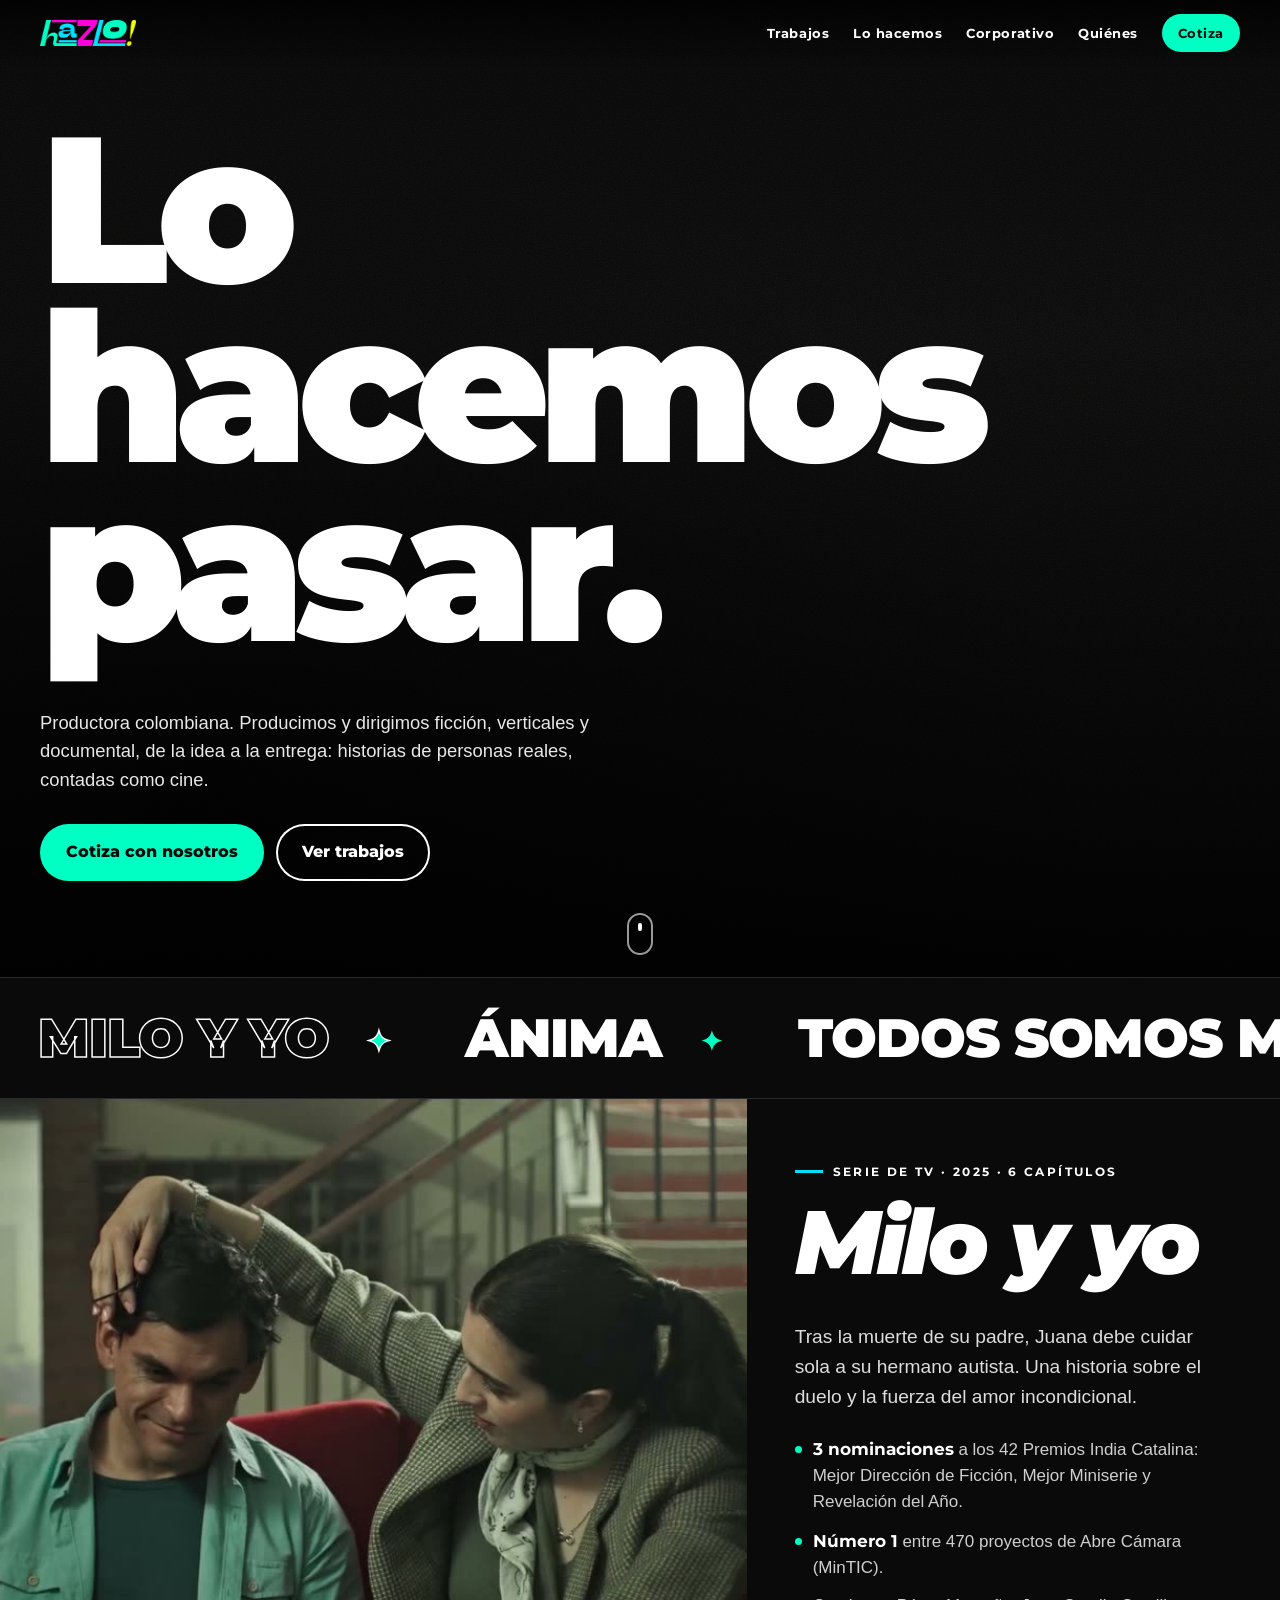
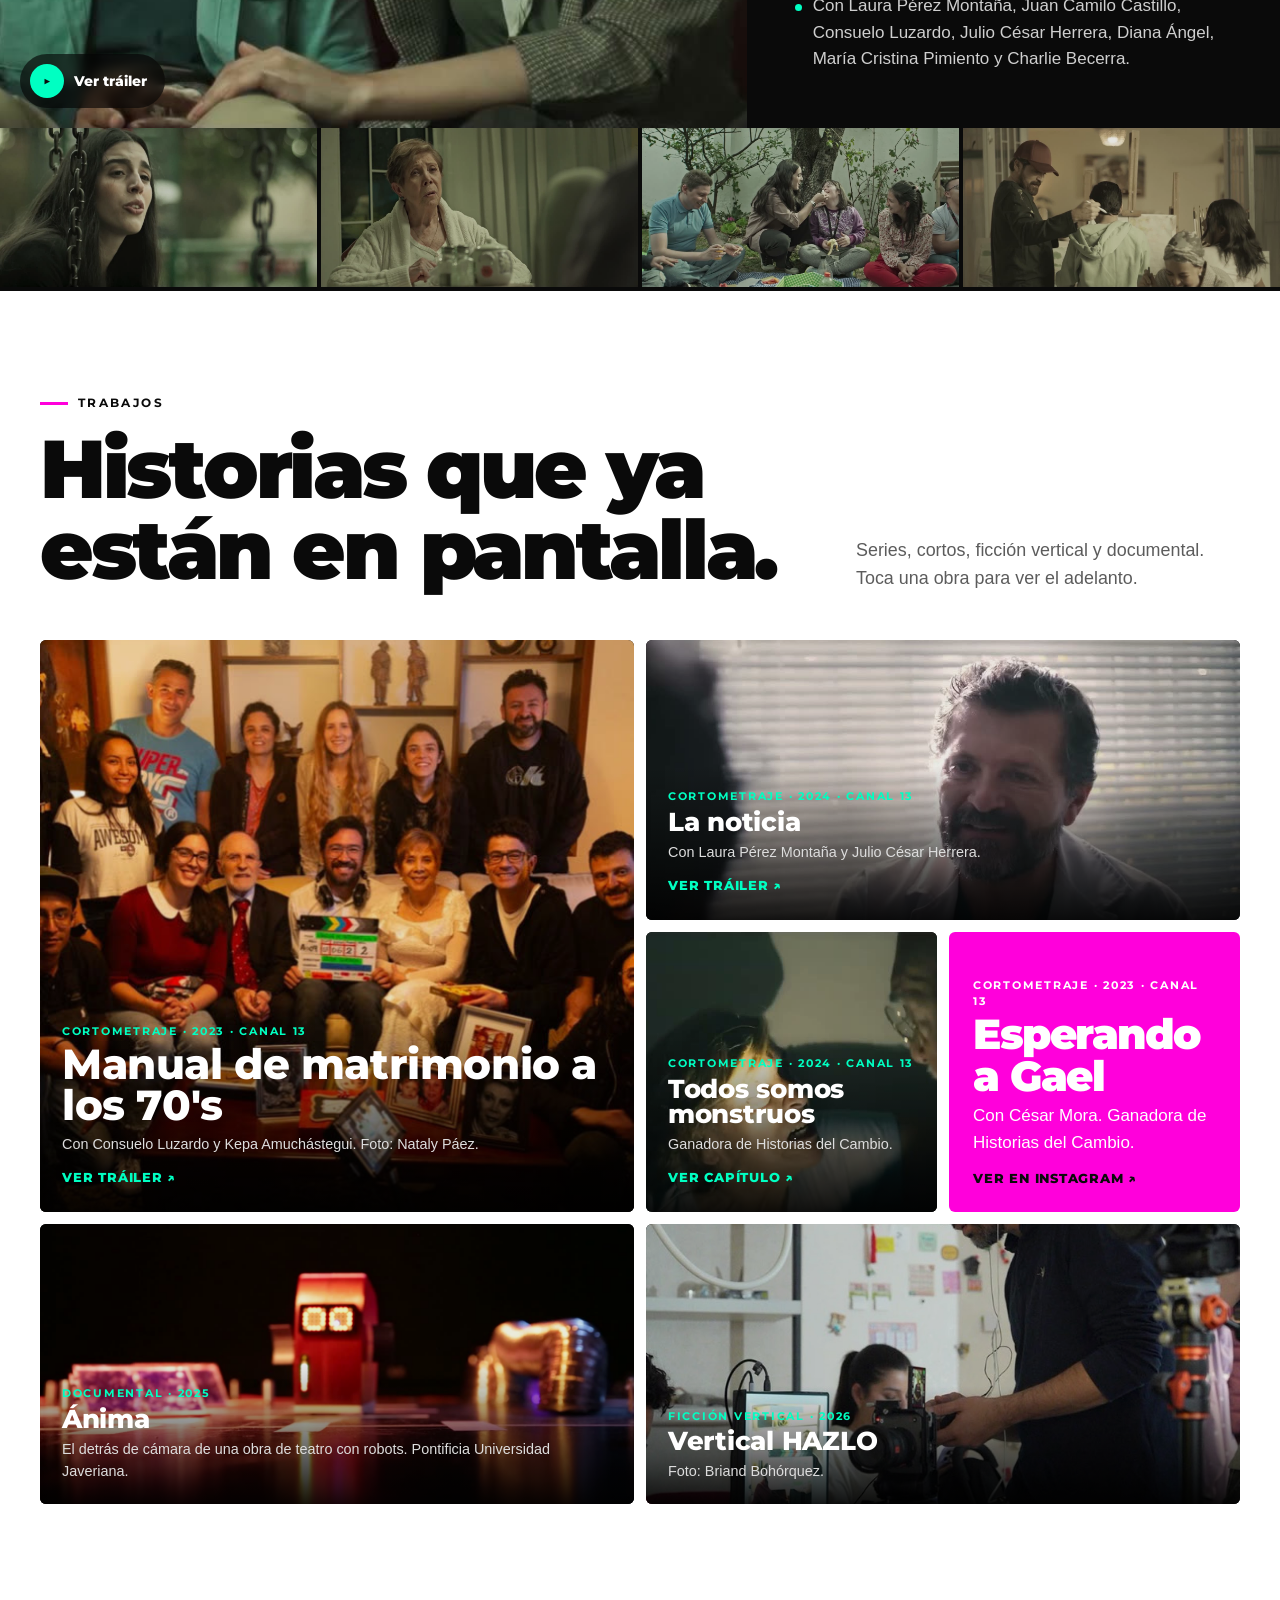
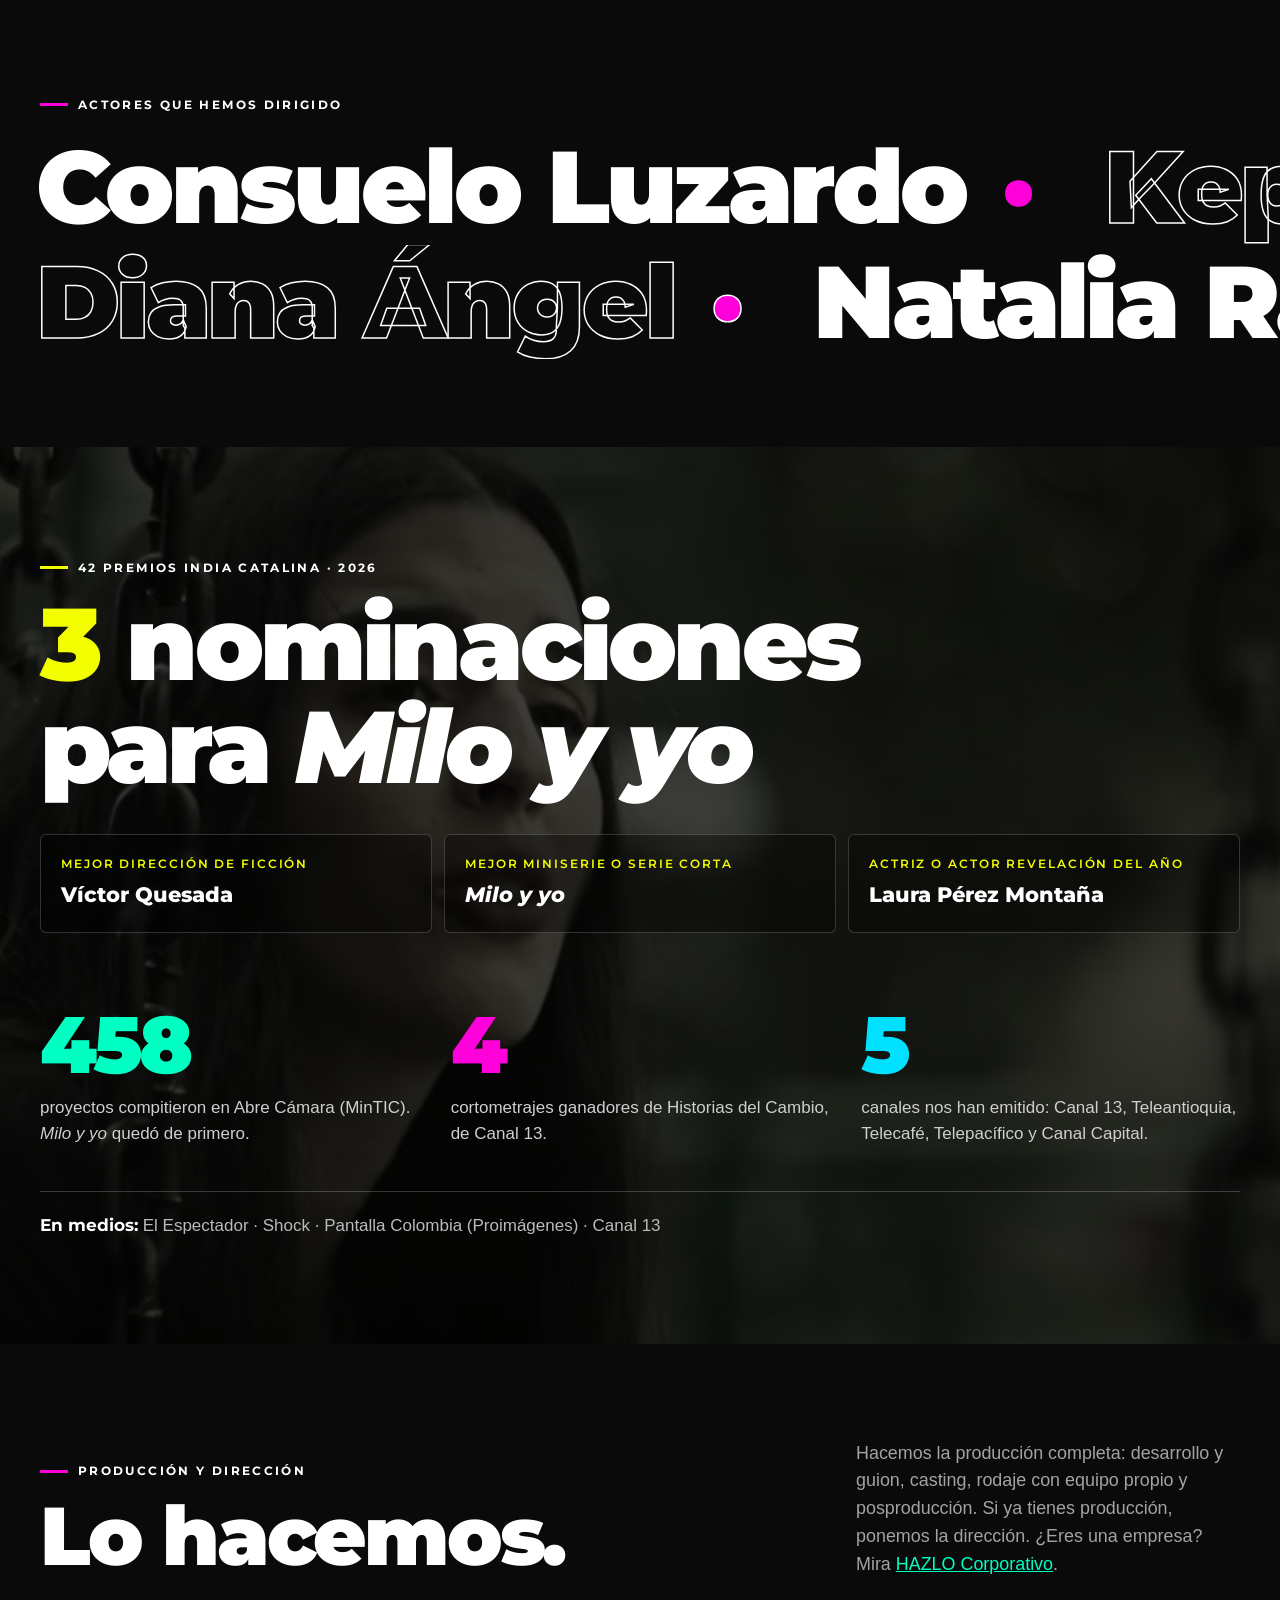
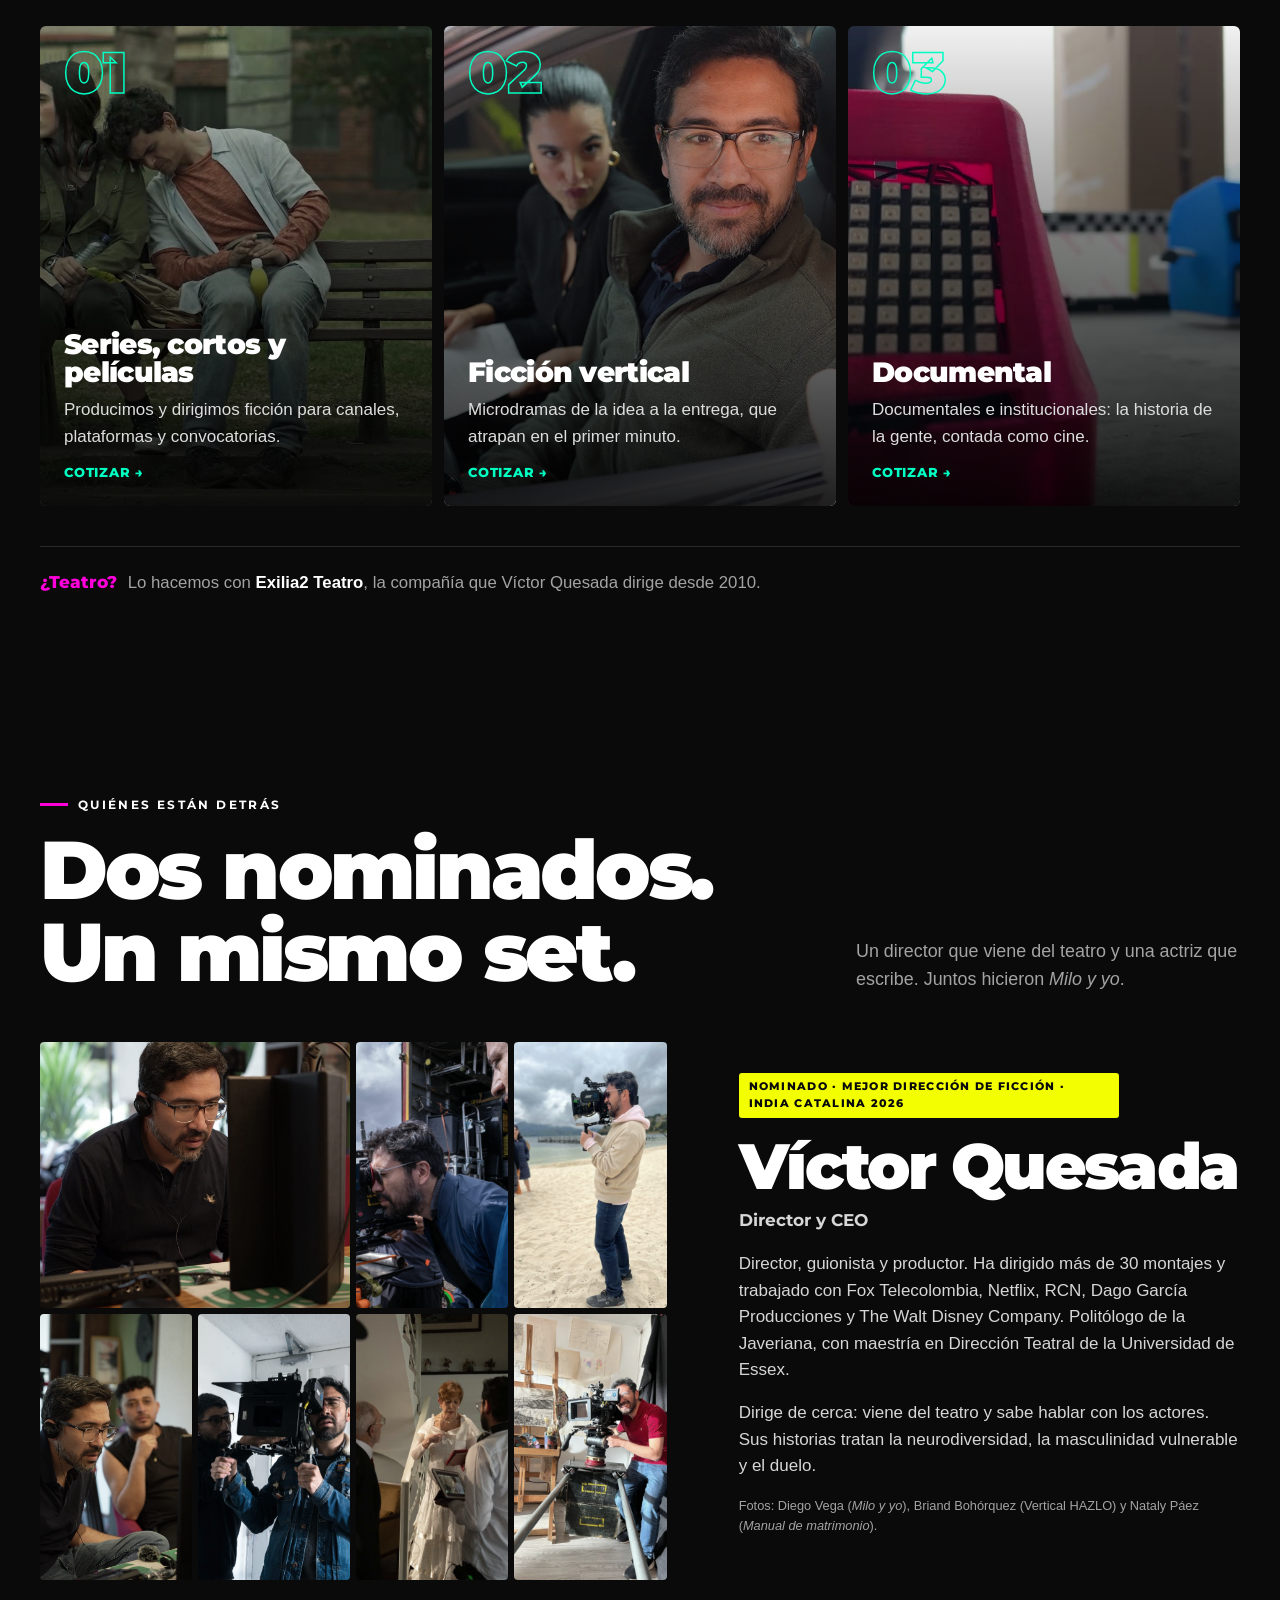
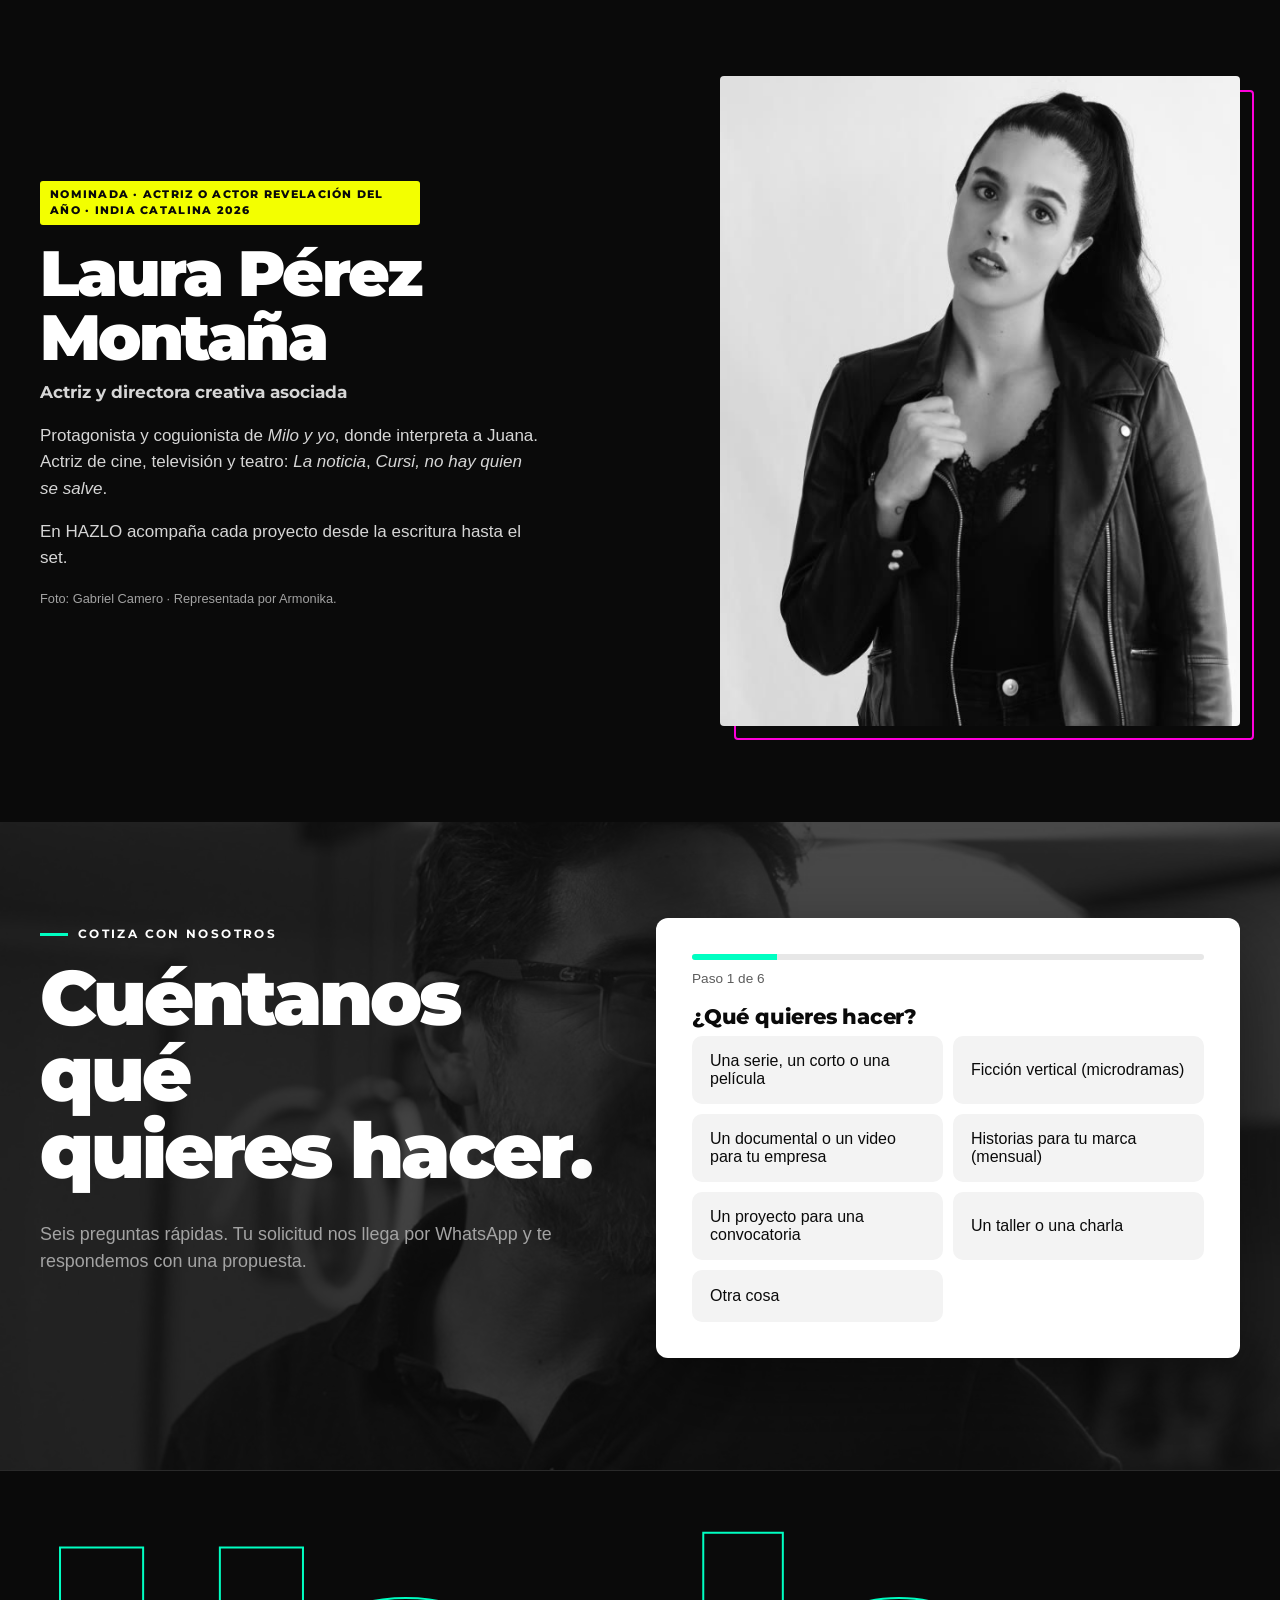
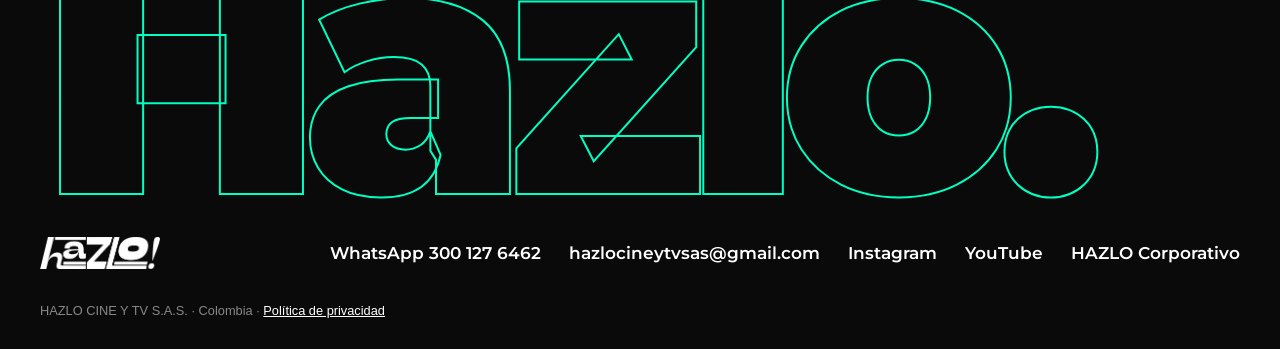
<file: index.html>
<!doctype html>
<html lang="es">
<head>
  <meta charset="utf-8">
  <meta name="viewport" content="width=device-width, initial-scale=1">
  <title>HAZLO · Productora de cine y televisión</title>
  <meta name="description" content="HAZLO es una productora colombiana. Dirigimos ficción, verticales, documental y teatro. Milo y yo: tres nominaciones a los Premios India Catalina 2026.">
  <meta property="og:title" content="HAZLO · Lo hacemos pasar.">
  <meta property="og:description" content="Productora colombiana de cine y televisión. Cine que transforma. Historias que sanan.">
  <meta property="og:image" content="img/milo-banco.jpg">
  <meta name="theme-color" content="#0A0A0A">
  <link rel="icon" href="img/logo-color.png">
  <link rel="preconnect" href="https://fonts.googleapis.com">
  <link rel="preconnect" href="https://fonts.gstatic.com" crossorigin>
  <link href="https://fonts.googleapis.com/css2?family=Montserrat:ital,wght@0,500;0,600;0,700;0,800;0,900;1,800;1,900&display=swap" rel="stylesheet">
  <link rel="stylesheet" href="estilos.css?v=5">
  <script src="cotizador.js?v=5" defer></script>
  <script src="efectos.js?v=5" defer></script>
</head>
<body>

<header class="barra">
  <a href="#inicio" class="barra-logo"><img src="img/logo-color.png" alt="HAZLO" width="110" height="30"></a>
  <nav aria-label="Principal">
    <a href="#trabajos">Trabajos</a>
    <a href="#lo-hacemos">Lo hacemos</a>
    <a href="corporativo.html">Corporativo</a>
    <a href="#quienes">Quiénes</a>
    <a href="#cotiza" class="barra-cta">Cotiza</a>
  </nav>
</header>

<main>

<!-- PORTADA -->
<section id="inicio" class="portada">
  <div class="portada-slides" aria-hidden="true">
    <div style="background-image:url('img/milo-banco.jpg')"></div>
    <div style="background-image:url('img/set-2.jpg')"></div>
    <div style="background-image:url('img/manual-dirigiendo.jpg')"></div>
    <div style="background-image:url('img/noticia.jpg')"></div>
    <div style="background-image:url('img/anima.jpg')"></div>
    <div style="background-image:url('img/vertical-lab.jpg')"></div>
  </div>
  <div class="grano" aria-hidden="true"></div>
  <div class="portada-contenido">
    <h1><span class="linea">Lo hacemos</span><span class="linea">pasar.</span></h1>
    <p class="portada-texto">Productora colombiana. Producimos y dirigimos ficción, verticales y documental, de la idea a la entrega: historias de personas reales, contadas como cine.</p>
    <div class="portada-botones">
      <a href="#cotiza" class="boton boton-principal">Cotiza con nosotros</a>
      <a href="#trabajos" class="boton boton-secundario">Ver trabajos</a>
    </div>
  </div>
  <a href="#trabajos" class="portada-bajar" aria-label="Bajar"><span></span></a>
</section>

<!-- CINTA DE TÍTULOS -->
<div class="cinta" aria-label="Algunos de nuestros trabajos">
  <div class="cinta-pista">
    <span>Milo y yo</span><span>Ánima</span><span>Todos somos monstruos</span><span>La noticia</span><span>Manual de matrimonio a los 70's</span><span>Esperando a Gael</span><span>Vertical HAZLO</span>
    <span aria-hidden="true">Milo y yo</span><span aria-hidden="true">Ánima</span><span aria-hidden="true">Todos somos monstruos</span><span aria-hidden="true">La noticia</span><span aria-hidden="true">Manual de matrimonio a los 70's</span><span aria-hidden="true">Esperando a Gael</span><span aria-hidden="true">Vertical HAZLO</span>
  </div>
</div>

<!-- DESTACADO: MILO Y YO -->
<section class="destacado">
  <figure class="destacado-imagen revelar">
    <img src="img/milo-y-yo.jpg" alt="Juana y Milo en el sofá, fotograma de Milo y yo" loading="lazy" width="1200" height="600">
    <a class="play" href="https://www.youtube.com/watch?v=v_jtQocXkQE" target="_blank" rel="noopener"><span>▶</span> Ver tráiler</a>
  </figure>
  <div class="destacado-texto revelar">
    <p class="etiqueta">Serie de TV · 2025 · 6 capítulos</p>
    <h2><em>Milo y yo</em></h2>
    <p class="destacado-logline">Tras la muerte de su padre, Juana debe cuidar sola a su hermano autista. Una historia sobre el duelo y la fuerza del amor incondicional.</p>
    <ul class="destacado-datos">
      <li><strong>3 nominaciones</strong> a los 42 Premios India Catalina: Mejor Dirección de Ficción, Mejor Miniserie y Revelación del Año.</li>
      <li><strong>Número 1</strong> entre 470 proyectos de Abre Cámara (MinTIC).</li>
      <li>Con Laura Pérez Montaña, Juan Camilo Castillo, Consuelo Luzardo, Julio César Herrera, Diana Ángel, María Cristina Pimiento y Charlie Becerra.</li>
    </ul>
  </div>
  <div class="tira">
    <img src="img/milo-columpio.jpg" alt="Juana en el columpio" loading="lazy" width="1200" height="600">
    <img src="img/milo-teresa.jpg" alt="Teresa en la cocina" loading="lazy" width="1200" height="600">
    <img src="img/milo-jardin.jpg" alt="Pícnic en el jardín" loading="lazy" width="1200" height="600">
    <img src="img/milo-pintor.jpg" alt="Milo pintando" loading="lazy" width="1200" height="600">
  </div>
</section>

<!-- TRABAJOS -->
<section id="trabajos" class="claro">
  <div class="seccion">
    <div class="encabezado encabezado-doble">
      <div>
        <p class="etiqueta">Trabajos</p>
        <h2 class="revelar">Historias que ya<br>están en pantalla.</h2>
      </div>
      <p class="intro revelar">Series, cortos, ficción vertical y documental. Toca una obra para ver el adelanto.</p>
    </div>

    <div class="rejilla">
      <a class="obra revelar" href="https://www.youtube.com/watch?v=Esmj-rryp2c" target="_blank" rel="noopener">
        <img src="img/manual-equipo.jpg" alt="Consuelo Luzardo, Kepa Amuchástegui, Víctor Quesada y el equipo de Manual de matrimonio a los 70's" loading="lazy" width="588" height="736" style="object-position: center 35%">
        <div class="obra-info"><p class="obra-tipo">Cortometraje · 2023 · Canal 13</p><h3>Manual de matrimonio a los 70's</h3><p>Con Consuelo Luzardo y Kepa Amuchástegui. Foto: Nataly Páez.</p><span class="ver">Ver tráiler ↗</span></div>
      </a>
      <a class="obra revelar" href="https://www.youtube.com/watch?v=jYFqLLBpoAo" target="_blank" rel="noopener">
        <img src="img/noticia.jpg" alt="Julio César Herrera en La noticia" loading="lazy" width="992" height="540">
        <div class="obra-info"><p class="obra-tipo">Cortometraje · 2024 · Canal 13</p><h3>La noticia</h3><p>Con Laura Pérez Montaña y Julio César Herrera.</p><span class="ver">Ver tráiler ↗</span></div>
      </a>
      <a class="obra revelar" href="https://www.youtube.com/watch?v=A7s67sWnoPI" target="_blank" rel="noopener">
        <img src="img/monstruos.jpg" alt="Fotograma de Todos somos monstruos" loading="lazy" width="960" height="532">
        <div class="obra-info"><p class="obra-tipo">Cortometraje · 2024 · Canal 13</p><h3>Todos somos monstruos</h3><p>Ganadora de Historias del Cambio.</p><span class="ver">Ver capítulo ↗</span></div>
      </a>
      <a class="obra obra-texto obra-color revelar" href="https://www.instagram.com/p/C0CpoooOcSs/" target="_blank" rel="noopener">
        <p class="obra-tipo">Cortometraje · 2023 · Canal 13</p>
        <h3>Esperando a Gael</h3>
        <p>Con César Mora. Ganadora de Historias del Cambio.</p><span class="ver">Ver en Instagram ↗</span>
      </a>
      <div class="obra revelar">
        <img src="img/anima.jpg" alt="Robots en escena en Ánima" loading="lazy" width="1200" height="676">
        <div class="obra-info"><p class="obra-tipo">Documental · 2025</p><h3>Ánima</h3><p>El detrás de cámara de una obra de teatro con robots. Pontificia Universidad Javeriana.</p></div>
      </div>
      <div class="obra revelar">
        <img src="img/vl-13.jpg" alt="Rodaje del Vertical HAZLO" loading="lazy" width="750" height="1000">
        <div class="obra-info"><p class="obra-tipo">Ficción vertical · 2026</p><h3>Vertical HAZLO</h3><p>Foto: Briand Bohórquez.</p></div>
      </div>
    </div>
  </div>
</section>

<!-- ACTORES: dos cintas en sentidos opuestos -->
<section class="actores" aria-label="Actores que hemos dirigido">
  <p class="etiqueta actores-etiqueta">Actores que hemos dirigido</p>
  <div class="actores-cinta">
    <div class="actores-pista">
      <span>Consuelo Luzardo</span><span class="hueco">Kepa Amuchástegui</span><span>César Mora</span><span class="hueco">Amparo Grisales</span><span>Marcela Carvajal</span><span class="hueco">Lorna Cepeda</span><span>Natalia Reyes</span><span class="hueco">Julio César Herrera</span>
      <span aria-hidden="true">Consuelo Luzardo</span><span class="hueco" aria-hidden="true">Kepa Amuchástegui</span><span aria-hidden="true">César Mora</span><span class="hueco" aria-hidden="true">Amparo Grisales</span><span aria-hidden="true">Marcela Carvajal</span><span class="hueco" aria-hidden="true">Lorna Cepeda</span><span aria-hidden="true">Natalia Reyes</span><span class="hueco" aria-hidden="true">Julio César Herrera</span>
    </div>
  </div>
  <div class="actores-cinta reversa">
    <div class="actores-pista">
      <span class="hueco">Diana Ángel</span><span>Natalia Ramírez</span><span class="hueco">Yuri Vargas</span><span>María Cristina Pimiento</span><span class="hueco">Álvaro Bayona</span><span>Luis Eduardo Arango</span><span class="hueco">Jhon Alex Toro</span><span>Paula Castaño</span><span class="hueco">Laura Pérez Montaña</span>
      <span class="hueco" aria-hidden="true">Diana Ángel</span><span aria-hidden="true">Natalia Ramírez</span><span class="hueco" aria-hidden="true">Yuri Vargas</span><span aria-hidden="true">María Cristina Pimiento</span><span class="hueco" aria-hidden="true">Álvaro Bayona</span><span aria-hidden="true">Luis Eduardo Arango</span><span class="hueco" aria-hidden="true">Jhon Alex Toro</span><span aria-hidden="true">Paula Castaño</span><span class="hueco" aria-hidden="true">Laura Pérez Montaña</span>
    </div>
  </div>
</section>

<!-- RESPALDO -->
<section id="respaldo" class="respaldo">
  <div class="respaldo-fondo" aria-hidden="true"></div>
  <div class="respaldo-interior">
    <p class="etiqueta">42 Premios India Catalina · 2026</p>
    <p class="respaldo-titular revelar"><span class="num">3</span> nominaciones para <em>Milo y yo</em></p>
    <ul class="nominaciones">
      <li class="revelar"><span>Mejor Dirección de Ficción</span>Víctor Quesada</li>
      <li class="revelar"><span>Mejor Miniserie o Serie Corta</span><em>Milo y yo</em></li>
      <li class="revelar"><span>Actriz o Actor Revelación del Año</span>Laura Pérez Montaña</li>
    </ul>
    <div class="cifras">
      <div class="cifra revelar"><p class="cifra-numero"><span class="contar" data-hasta="470">470</span></p><p>proyectos compitieron en Abre Cámara (MinTIC). <em>Milo y yo</em> quedó de primero.</p></div>
      <div class="cifra revelar"><p class="cifra-numero"><span class="contar" data-hasta="4">4</span></p><p>cortometrajes ganadores de Historias del Cambio, de Canal 13.</p></div>
      <div class="cifra revelar"><p class="cifra-numero"><span class="contar" data-hasta="5">5</span></p><p>canales nos han emitido: Canal 13, Teleantioquia, Telecafé, Telepacífico y Canal Capital.</p></div>
    </div>
    <p class="prensa"><span>En medios:</span> El Espectador · Shock · Pantalla Colombia (Proimágenes) · Canal 13</p>
  </div>
</section>

<!-- LO HACEMOS -->
<section id="lo-hacemos" class="lohacemos">
  <div class="seccion">
    <div class="encabezado encabezado-doble">
      <div>
        <p class="etiqueta">Producción y dirección</p>
        <h2 class="revelar">Lo hacemos.</h2>
      </div>
      <p class="intro revelar">Hacemos la producción completa: desarrollo y guion, casting, rodaje con equipo propio y posproducción. Si ya tienes producción, ponemos la dirección. ¿Eres una empresa? Mira <a href="corporativo.html">HAZLO Corporativo</a>.</p>
    </div>
    <div class="servicios">
      <a href="#cotiza" class="servicio revelar" style="--img:url('img/milo-banco.jpg')"><span class="servicio-num">01</span><h3>Series, cortos y películas</h3><p>Producimos y dirigimos ficción para canales, plataformas y convocatorias.</p><span class="ver">Cotizar →</span></a>
      <a href="#cotiza" class="servicio revelar" style="--img:url('img/vl-04.jpg')"><span class="servicio-num">02</span><h3>Ficción vertical</h3><p>Microdramas de la idea a la entrega, que atrapan en el primer minuto.</p><span class="ver">Cotizar →</span></a>
      <a href="#cotiza" class="servicio revelar" style="--img:url('img/anima-robot.jpg')"><span class="servicio-num">03</span><h3>Documental</h3><p>Documentales e institucionales: la historia de la gente, contada como cine.</p><span class="ver">Cotizar →</span></a>
    </div>
    <p class="teatro-nota revelar"><span>¿Teatro?</span> Lo hacemos con <strong>Exilia2 Teatro</strong>, la compañía que Víctor Quesada dirige desde 2010.</p>
  </div>
</section>

<!-- QUIÉNES -->
<section id="quienes" class="quienes">
  <div class="seccion">
    <div class="encabezado encabezado-doble">
      <div>
        <p class="etiqueta">Quiénes están detrás</p>
        <h2 class="revelar">Dos nominados.<br>Un mismo set.</h2>
      </div>
      <p class="intro revelar">Un director que viene del teatro y una actriz que escribe. Juntos hicieron <em>Milo y yo</em>.</p>
    </div>

    <article class="perfil">
      <div class="collage revelar" aria-label="Víctor Quesada dirigiendo en distintos rodajes">
        <img class="c1" src="img/victor-monitor.jpg" alt="Víctor mirando el monitor durante un rodaje" loading="lazy">
        <img class="c2" src="img/set-2.jpg" alt="Víctor mirando por el visor de una cámara ARRI" loading="lazy">
        <img class="c3" src="img/set-3.jpg" alt="Víctor con la cámara en la playa" loading="lazy">
        <img class="c4" src="img/vl-08.jpg" alt="Víctor dirigiendo frente al monitor con un actor" loading="lazy">
        <img class="c5" src="img/set-1.jpg" alt="Víctor con la cámara al hombro" loading="lazy">
        <img class="c6" src="img/manual-dirigiendo.jpg" alt="Víctor dirigiendo a Consuelo Luzardo y Kepa Amuchástegui" loading="lazy">
        <img class="c7" src="img/set-4.jpg" alt="Víctor detrás de una cámara de cine" loading="lazy">
      </div>
      <div class="perfil-texto revelar">
        <p class="perfil-sello">Nominado · Mejor Dirección de Ficción · India Catalina 2026</p>
        <h3>Víctor Quesada</h3>
        <p class="perfil-cargo">Director y CEO</p>
        <p>Director, guionista y productor. Ha dirigido más de 30 montajes y trabajado con Fox Telecolombia, Netflix, RCN, Dago García Producciones y The Walt Disney Company. Politólogo de la Javeriana, con maestría en Dirección Teatral de la Universidad de Essex.</p>
        <p>Dirige de cerca: viene del teatro y sabe hablar con los actores. Sus historias tratan la neurodiversidad, la masculinidad vulnerable y el duelo.</p>
        <p class="credito">Fotos: Diego Vega (<em>Milo y yo</em>), Briand Bohórquez (Vertical HAZLO) y Nataly Páez (<em>Manual de matrimonio</em>).</p>
      </div>
    </article>

    <article class="perfil perfil-invertido">
      <figure class="perfil-retrato revelar">
        <img src="img/laura-book.jpg" alt="Laura Pérez Montaña" loading="lazy">
      </figure>
      <div class="perfil-texto revelar">
        <p class="perfil-sello">Nominada · Actriz o Actor Revelación del Año · India Catalina 2026</p>
        <h3>Laura Pérez Montaña</h3>
        <p class="perfil-cargo">Actriz y directora creativa asociada</p>
        <p>Protagonista y coguionista de <em>Milo y yo</em>, donde interpreta a Juana. Actriz de cine, televisión y teatro: <em>La noticia</em>, <em>Cursi, no hay quien se salve</em>.</p>
        <p>En HAZLO acompaña cada proyecto desde la escritura hasta el set.</p>
        <p class="credito">Foto: Gabriel Camero · Representada por Armonika.</p>
      </div>
    </article>
  </div>
</section>

<!-- COTIZADOR -->
<section id="cotiza" class="cotiza">
  <div class="cotiza-fondo" aria-hidden="true"></div>
  <div class="cotiza-interior">
    <div class="encabezado">
      <p class="etiqueta">Cotiza con nosotros</p>
      <h2 class="revelar">Cuéntanos qué<br>quieres hacer.</h2>
      <p class="intro">Seis preguntas rápidas. Tu solicitud nos llega por WhatsApp y te respondemos con una propuesta.</p>
    </div>

    <div id="cotizador" class="cotizador">
      <div class="progreso" aria-hidden="true"><div class="progreso-barra"></div></div>
      <p class="progreso-texto" aria-live="polite"></p>

      <div data-paso="1" data-campo="servicio">
        <h3 tabindex="-1">¿Qué quieres hacer?</h3>
        <div class="opciones">
          <button type="button" class="opcion" data-valor="una serie, un corto o una película">Una serie, un corto o una película</button>
          <button type="button" class="opcion" data-valor="ficción vertical (microdramas)">Ficción vertical (microdramas)</button>
          <button type="button" class="opcion" data-valor="un documental o un video para mi empresa">Un documental o un video para tu empresa</button>
          <button type="button" class="opcion" data-valor="historias para mi marca (contenido mensual)">Historias para tu marca (mensual)</button>
          <button type="button" class="opcion" data-valor="un proyecto para una convocatoria">Un proyecto para una convocatoria</button>
          <button type="button" class="opcion" data-valor="un taller o una charla para mi equipo">Un taller o una charla</button>
          <button type="button" class="opcion" data-valor="otra cosa">Otra cosa</button>
        </div>
      </div>

      <div data-paso="2" data-campo="alcance" hidden>
        <h3 tabindex="-1">¿Qué parte hacemos nosotros?</h3>
        <div class="opciones">
          <button type="button" class="opcion" data-valor="producción completa, de la idea a la entrega">Todo: producción completa, de la idea a la entrega</button>
          <button type="button" class="opcion" data-valor="solo la dirección, ya tengo producción">Solo la dirección (ya tengo producción)</button>
          <button type="button" class="opcion" data-valor="el guion y el desarrollo">El guion y el desarrollo</button>
          <button type="button" class="opcion" data-valor="todavía no lo sé">Todavía no lo sé, asesórenme</button>
        </div>
      </div>

      <div data-paso="3" data-campo="quien" hidden>
        <h3 tabindex="-1">¿Quién lo pide?</h3>
        <div class="opciones">
          <button type="button" class="opcion" data-valor="una productora, canal o plataforma">Productora, canal o plataforma</button>
          <button type="button" class="opcion" data-valor="una empresa o marca">Empresa o marca</button>
          <button type="button" class="opcion" data-valor="una fundación o entidad pública">Fundación o entidad pública</button>
          <button type="button" class="opcion" data-valor="artista o creador">Artista o creador</button>
        </div>
      </div>

      <div data-paso="4" data-campo="cuando" hidden>
        <h3 tabindex="-1">¿Para cuándo?</h3>
        <div class="opciones">
          <button type="button" class="opcion" data-valor="este mes">Este mes</button>
          <button type="button" class="opcion" data-valor="dentro de 1 a 3 meses">En 1 a 3 meses</button>
          <button type="button" class="opcion" data-valor="más adelante">Más adelante</button>
        </div>
      </div>

      <div data-paso="5" data-campo="presupuesto" hidden>
        <h3 tabindex="-1">¿Presupuesto aproximado?</h3>
        <p class="ayuda">En pesos colombianos. Nos ayuda a proponerte lo que de verdad cabe.</p>
        <div class="opciones">
          <button type="button" class="opcion" data-valor="de menos de 5 millones">Menos de 5 millones</button>
          <button type="button" class="opcion" data-valor="de 5 a 15 millones">De 5 a 15 millones</button>
          <button type="button" class="opcion" data-valor="de 15 a 50 millones">De 15 a 50 millones</button>
          <button type="button" class="opcion" data-valor="de más de 50 millones">Más de 50 millones</button>
          <button type="button" class="opcion" data-valor="todavía no lo sé">Todavía no lo sé</button>
        </div>
      </div>

      <div data-paso="6" hidden>
        <h3 tabindex="-1">¿Quién eres?</h3>
        <form novalidate>
          <label>Tu nombre
            <input name="nombre" autocomplete="name" required>
          </label>
          <label>Empresa o proyecto <span class="opcional">(opcional)</span>
            <input name="empresa" autocomplete="organization">
          </label>
          <label>Cuéntanos en dos líneas <span class="opcional">(opcional)</span>
            <textarea name="detalle" rows="3" maxlength="500"></textarea>
          </label>
          <button type="submit" class="boton boton-principal boton-whatsapp">Enviar por WhatsApp</button>
        </form>
      </div>

      <p class="error" role="alert"></p>
      <button type="button" class="atras" hidden>← Atrás</button>

      <div class="listo" hidden>
        <h3 tabindex="-1">¡Listo!</h3>
        <p>Te respondemos con una propuesta en 24 horas.</p>
        <p class="ayuda">¿No se abrió WhatsApp? <a class="reenviar" href="#" target="_blank" rel="noopener">Ábrelo aquí</a> o escríbenos a <a href="mailto:hazlocineytvsas@gmail.com">hazlocineytvsas@gmail.com</a>.</p>
      </div>
    </div>
  </div>
</section>

</main>

<footer class="pie">
  <p class="pie-grande">Hazlo.</p>
  <div class="pie-fila">
    <img src="img/logo-blanco.png" alt="HAZLO" width="120" height="33" loading="lazy">
    <ul class="pie-contacto">
      <li><a href="https://wa.me/573001276462" target="_blank" rel="noopener">WhatsApp 300 127 6462</a></li>
      <li><a href="mailto:hazlocineytvsas@gmail.com">hazlocineytvsas@gmail.com</a></li>
      <li><a href="https://www.instagram.com/hazlocineytv/" target="_blank" rel="noopener">Instagram</a></li>
      <li><a href="https://www.youtube.com/@HAZLOCINEYTV" target="_blank" rel="noopener">YouTube</a></li>
      <li><a href="corporativo.html">HAZLO Corporativo</a></li>
    </ul>
  </div>
  <p class="pie-legal">HAZLO CINE Y TV S.A.S. · Colombia · <a href="privacidad.html">Política de privacidad</a></p>
</footer>

</body>
</html>
</file>
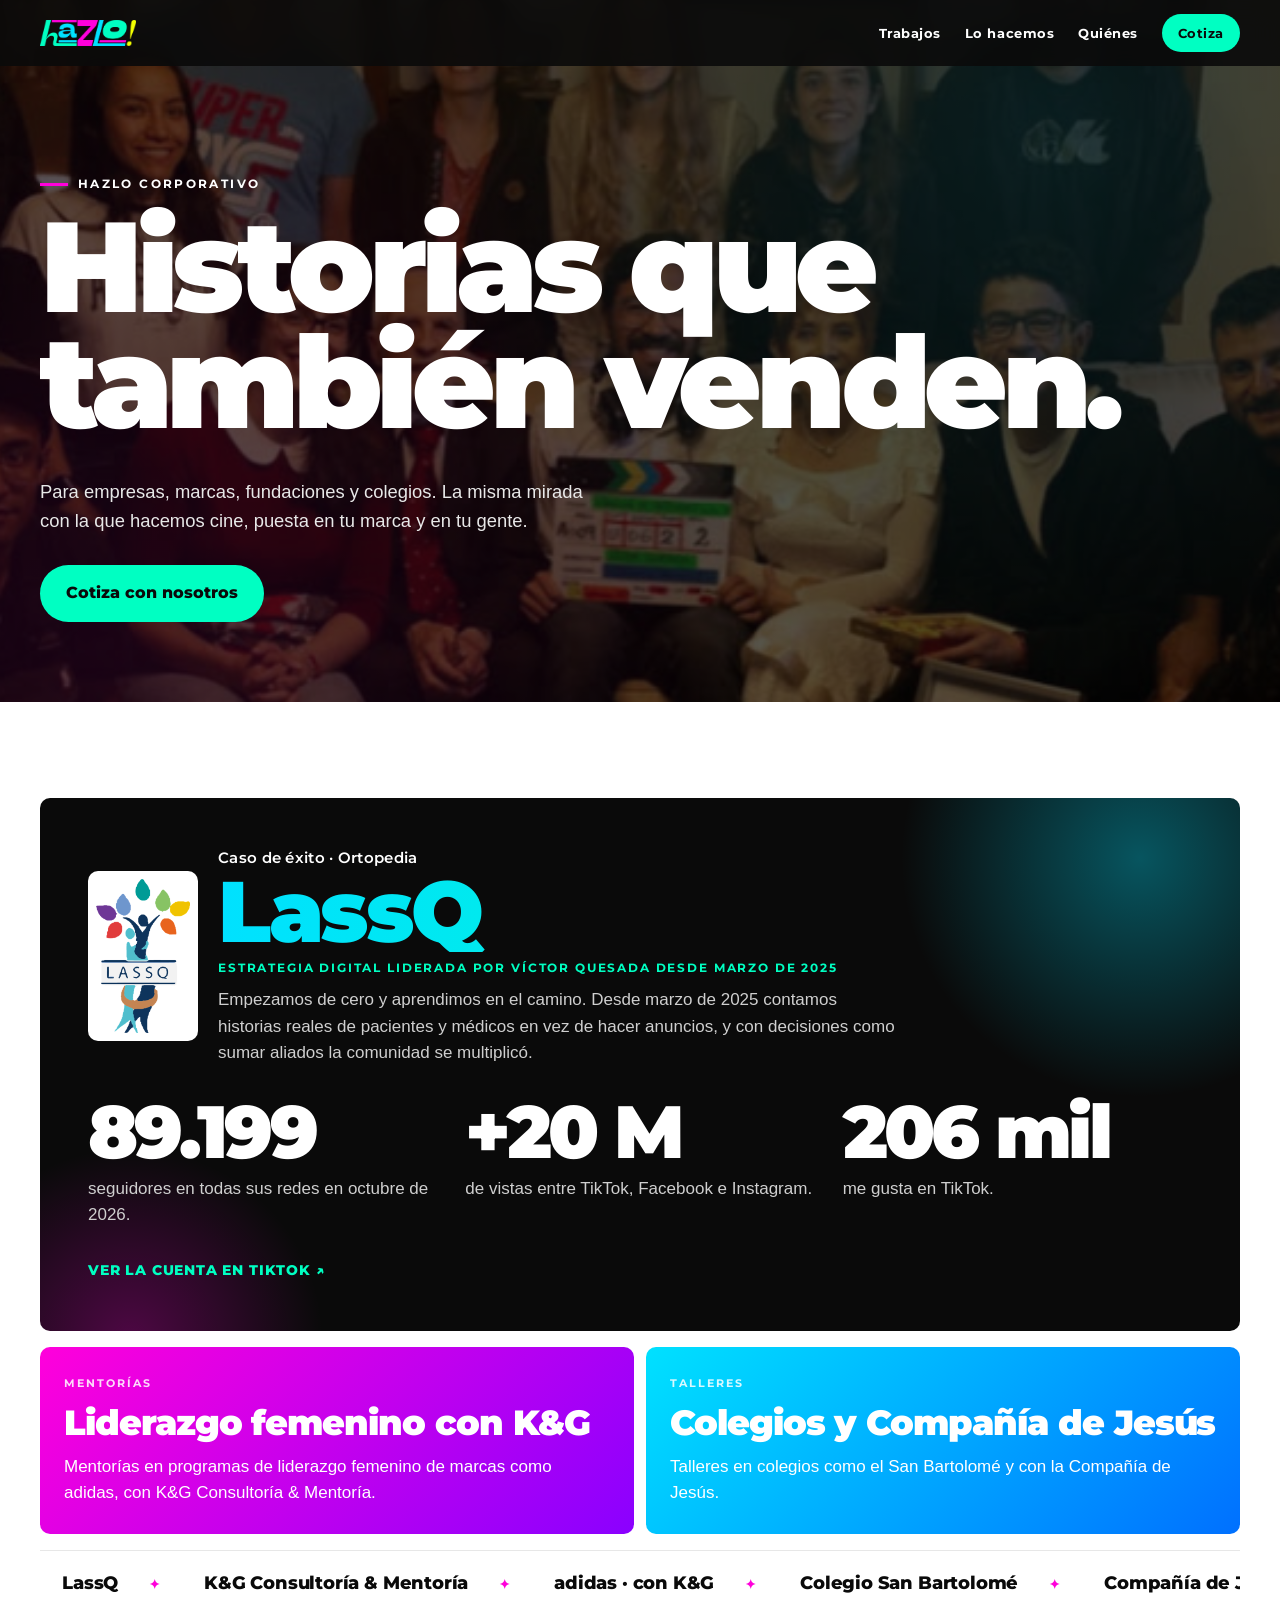
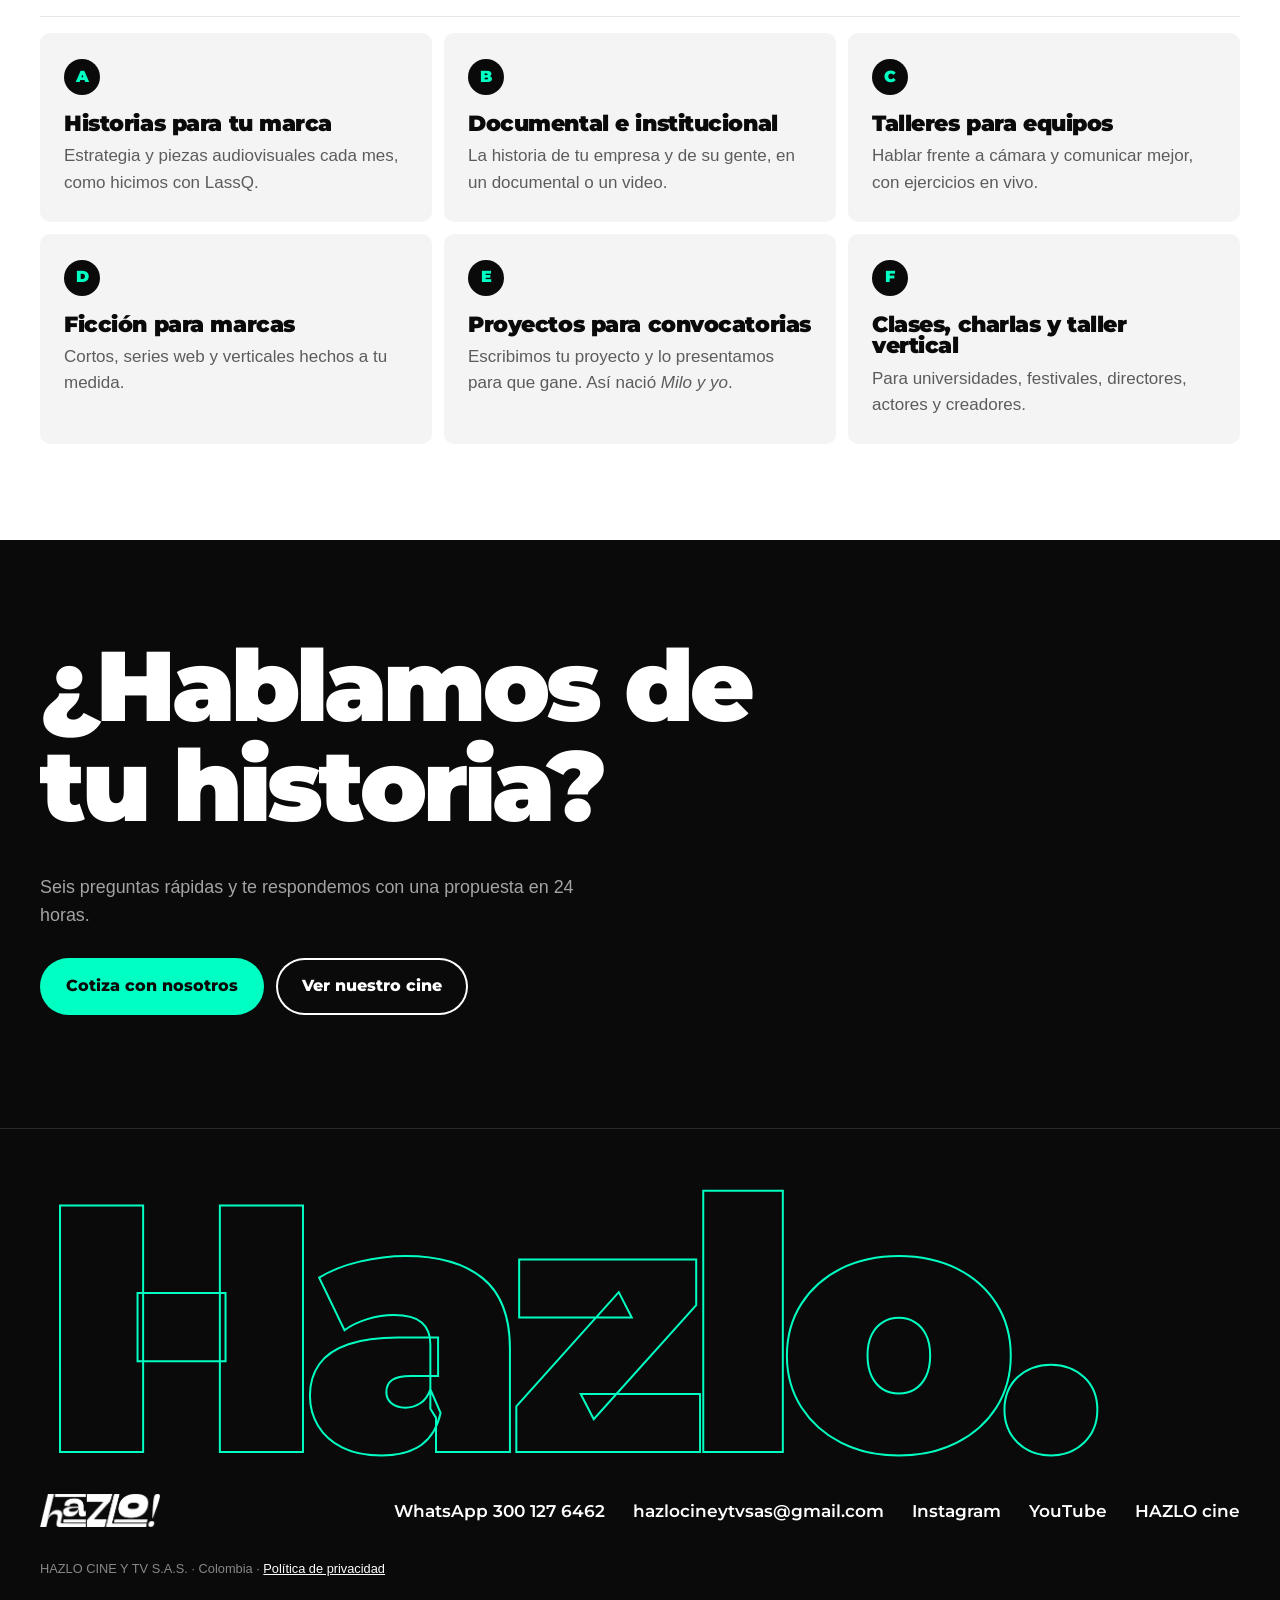
<file: corporativo.html>
<!doctype html>
<html lang="es">
<head>
  <meta charset="utf-8">
  <meta name="viewport" content="width=device-width, initial-scale=1">
  <title>HAZLO Corporativo</title>
  <meta name="description" content="HAZLO Corporativo: historias para marcas, documentales institucionales, talleres y mentorías. Caso LassQ: más de 20 millones de vistas.">
  <meta property="og:title" content="HAZLO · Lo hacemos.">
  <meta property="og:description" content="Productora colombiana de cine y televisión. Cine que transforma. Historias que sanan.">
  <meta property="og:image" content="img/milo-banco.jpg">
  <meta name="theme-color" content="#0A0A0A">
  <link rel="icon" href="img/logo-color.png">
  <link rel="preconnect" href="https://fonts.googleapis.com">
  <link rel="preconnect" href="https://fonts.gstatic.com" crossorigin>
  <link href="https://fonts.googleapis.com/css2?family=Montserrat:ital,wght@0,500;0,600;0,700;0,800;0,900;1,800;1,900&display=swap" rel="stylesheet">
  <link rel="stylesheet" href="estilos.css?v=5">
  <script src="efectos.js?v=5" defer></script>
</head>
<body>

<header class="barra solida-siempre">
  <a href="index.html" class="barra-logo"><img src="img/logo-color.png" alt="HAZLO" width="110" height="30"></a>
  <nav aria-label="Principal">
    <a href="index.html#trabajos">Trabajos</a>
    <a href="index.html#lo-hacemos">Lo hacemos</a>
    <a href="index.html#quienes">Quiénes</a>
    <a href="index.html#cotiza" class="barra-cta">Cotiza</a>
  </nav>
</header>

<main>

<section class="corp-portada">
  <div class="corp-portada-fondo" aria-hidden="true"></div>
  <div class="corp-portada-contenido">
    <p class="etiqueta">HAZLO Corporativo</p>
    <h1>Historias que<br>también venden.</h1>
    <p class="portada-texto">Para empresas, marcas, fundaciones y colegios. La misma mirada con la que hacemos cine, puesta en tu marca y en tu gente.</p>
    <a href="index.html#cotiza" class="boton boton-principal">Cotiza con nosotros</a>
  </div>
</section>

<!-- CORPORATIVO + CASO LASSQ -->
<section id="corporativo" class="claro corporativo">
  <div class="seccion">

    <article class="caso revelar">
      <div class="caso-cabeza">
        <img class="caso-logo" src="img/logo-lassq.png" alt="Logo de Ortopedia LassQ" width="317" height="520" loading="lazy">
        <div>
          <p class="caso-marca">Caso de éxito · Ortopedia <strong>LassQ</strong></p>
          <p class="caso-sub">Estrategia digital liderada por Víctor Quesada desde marzo de 2025</p>
          <p class="caso-texto">Empezamos de cero y aprendimos en el camino. Desde marzo de 2025 contamos historias reales de pacientes y médicos en vez de hacer anuncios, y con decisiones como sumar aliados la comunidad se multiplicó.</p>
        </div>
      </div>
      <div class="caso-cifras">
        <div><p class="caso-num"><span class="contar" data-hasta="89199" data-formato="miles">89.199</span></p><p>seguidores en todas sus redes en octubre de 2026.</p></div>
        <div><p class="caso-num">+<span class="contar" data-hasta="20">20</span> M</p><p>de vistas entre TikTok, Facebook e Instagram.</p></div>
        <div><p class="caso-num"><span class="contar" data-hasta="206">206</span> mil</p><p>me gusta en TikTok.</p></div>
      </div>
      <a class="caso-enlace" href="https://www.tiktok.com/@ortopedialassq" target="_blank" rel="noopener">Ver la cuenta en TikTok ↗</a>
    </article>

    <div class="experiencia revelar">
      <div class="exp-item"><p class="exp-tipo">Mentorías</p><h3>Liderazgo femenino con K&amp;G</h3><p>Mentorías en programas de liderazgo femenino de marcas como adidas, con K&amp;G Consultoría &amp; Mentoría.</p></div>
      <div class="exp-item"><p class="exp-tipo">Talleres</p><h3>Colegios y Compañía de Jesús</h3><p>Talleres en colegios como el San Bartolomé y con la Compañía de Jesús.</p></div>
    </div>

    <div class="aliados" aria-label="Con quiénes hemos trabajado">
      <div class="aliados-pista">
        <span>LassQ</span><span>K&amp;G Consultoría &amp; Mentoría</span><span>adidas · con K&amp;G</span><span>Colegio San Bartolomé</span><span>Compañía de Jesús</span><span>MinTIC</span><span>Canal 13</span><span>Telecafé</span><span>Pontificia Universidad Javeriana</span>
        <span aria-hidden="true">LassQ</span><span aria-hidden="true">K&amp;G Consultoría &amp; Mentoría</span><span aria-hidden="true">adidas · con K&amp;G</span><span aria-hidden="true">Colegio San Bartolomé</span><span aria-hidden="true">Compañía de Jesús</span><span aria-hidden="true">MinTIC</span><span aria-hidden="true">Canal 13</span><span aria-hidden="true">Telecafé</span><span aria-hidden="true">Pontificia Universidad Javeriana</span>
      </div>
    </div>

    <div class="tarjetas-corp">
      <div class="tarjeta-corp revelar"><span class="tc-num">A</span><h3>Historias para tu marca</h3><p>Estrategia y piezas audiovisuales cada mes, como hicimos con LassQ.</p></div>
      <div class="tarjeta-corp revelar"><span class="tc-num">B</span><h3>Documental e institucional</h3><p>La historia de tu empresa y de su gente, en un documental o un video.</p></div>
      <div class="tarjeta-corp revelar"><span class="tc-num">C</span><h3>Talleres para equipos</h3><p>Hablar frente a cámara y comunicar mejor, con ejercicios en vivo.</p></div>
      <div class="tarjeta-corp revelar"><span class="tc-num">D</span><h3>Ficción para marcas</h3><p>Cortos, series web y verticales hechos a tu medida.</p></div>
      <div class="tarjeta-corp revelar"><span class="tc-num">E</span><h3>Proyectos para convocatorias</h3><p>Escribimos tu proyecto y lo presentamos para que gane. Así nació <em>Milo y yo</em>.</p></div>
      <div class="tarjeta-corp revelar"><span class="tc-num">F</span><h3>Clases, charlas y taller vertical</h3><p>Para universidades, festivales, directores, actores y creadores.</p></div>
    </div>
  </div>
</section>

<section class="corp-cierre">
  <div class="seccion">
    <h2 class="revelar">¿Hablamos de<br>tu historia?</h2>
    <p class="intro">Seis preguntas rápidas y te respondemos con una propuesta en 24 horas.</p>
    <p><a href="index.html#cotiza" class="boton boton-principal">Cotiza con nosotros</a> <a href="index.html" class="boton boton-secundario">Ver nuestro cine</a></p>
  </div>
</section>

</main>

<footer class="pie">
  <p class="pie-grande">Hazlo.</p>
  <div class="pie-fila">
    <img src="img/logo-blanco.png" alt="HAZLO" width="120" height="33" loading="lazy">
    <ul class="pie-contacto">
      <li><a href="https://wa.me/573001276462" target="_blank" rel="noopener">WhatsApp 300 127 6462</a></li>
      <li><a href="mailto:hazlocineytvsas@gmail.com">hazlocineytvsas@gmail.com</a></li>
      <li><a href="https://www.instagram.com/hazlocineytv/" target="_blank" rel="noopener">Instagram</a></li>
      <li><a href="https://www.youtube.com/@HAZLOCINEYTV" target="_blank" rel="noopener">YouTube</a></li>
      <li><a href="index.html">HAZLO cine</a></li>
    </ul>
  </div>
  <p class="pie-legal">HAZLO CINE Y TV S.A.S. · Colombia · <a href="privacidad.html">Política de privacidad</a></p>
</footer>

</body>
</html>
</file>
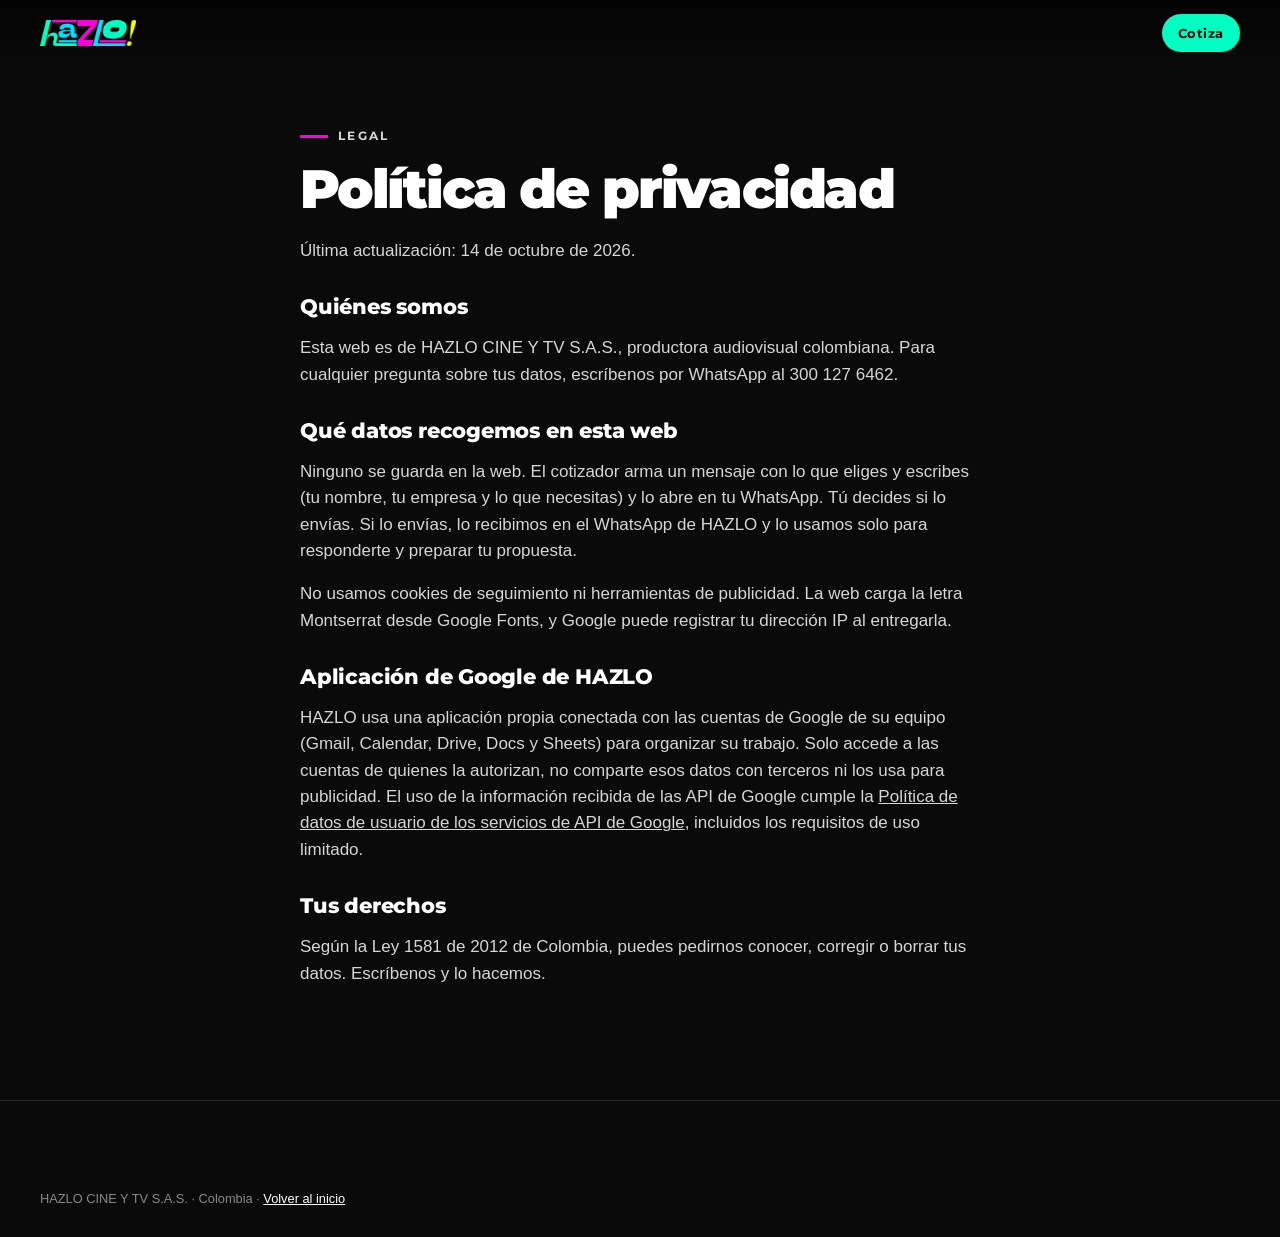
<file: privacidad.html>
<!doctype html>
<html lang="es">
<head>
  <meta charset="utf-8">
  <meta name="viewport" content="width=device-width, initial-scale=1">
  <title>Política de privacidad · HAZLO</title>
  <link rel="icon" href="img/logo-color.png">
  <link rel="preconnect" href="https://fonts.googleapis.com">
  <link rel="preconnect" href="https://fonts.gstatic.com" crossorigin>
  <link href="https://fonts.googleapis.com/css2?family=Montserrat:wght@600;700;800&display=swap" rel="stylesheet">
  <link rel="stylesheet" href="estilos.css?v=5">
</head>
<body>

<header class="barra">
  <a href="index.html" class="barra-logo"><img src="img/logo-color.png" alt="HAZLO" width="110" height="30"></a>
  <nav aria-label="Principal"><a href="index.html#cotiza" class="barra-cta">Cotiza</a></nav>
</header>

<main class="seccion legal">
  <p class="etiqueta">Legal</p>
  <h2>Política de privacidad</h2>
  <p>Última actualización: 14 de octubre de 2026.</p>

  <h3>Quiénes somos</h3>
  <p>Esta web es de HAZLO CINE Y TV S.A.S., productora audiovisual colombiana. Para cualquier pregunta sobre tus datos, escríbenos por WhatsApp al 300 127 6462.</p>

  <h3>Qué datos recogemos en esta web</h3>
  <p>Ninguno se guarda en la web. El cotizador arma un mensaje con lo que eliges y escribes (tu nombre, tu empresa y lo que necesitas) y lo abre en tu WhatsApp. Tú decides si lo envías. Si lo envías, lo recibimos en el WhatsApp de HAZLO y lo usamos solo para responderte y preparar tu propuesta.</p>
  <p>No usamos cookies de seguimiento ni herramientas de publicidad. La web carga la letra Montserrat desde Google Fonts, y Google puede registrar tu dirección IP al entregarla.</p>

  <h3>Aplicación de Google de HAZLO</h3>
  <p>HAZLO usa una aplicación propia conectada con las cuentas de Google de su equipo (Gmail, Calendar, Drive, Docs y Sheets) para organizar su trabajo. Solo accede a las cuentas de quienes la autorizan, no comparte esos datos con terceros ni los usa para publicidad. El uso de la información recibida de las API de Google cumple la <a href="https://developers.google.com/terms/api-services-user-data-policy" target="_blank" rel="noopener">Política de datos de usuario de los servicios de API de Google</a>, incluidos los requisitos de uso limitado.</p>

  <h3>Tus derechos</h3>
  <p>Según la Ley 1581 de 2012 de Colombia, puedes pedirnos conocer, corregir o borrar tus datos. Escríbenos y lo hacemos.</p>
</main>

<footer class="pie">
  <p class="pie-legal">HAZLO CINE Y TV S.A.S. · Colombia · <a href="index.html">Volver al inicio</a></p>
</footer>

</body>
</html>
</file>
<file: estilos.css>
/* HAZLO — colores, letra y logo del Manual de marca HAZLO.
   Fondos: negro y blanco puro (Víctor quitó el crema el 2026-10-14). Neón en detalles.
   Referencia de tono: productoras de autor (A24): imagen grande, letra enorme, movimiento sutil. */
:root {
  --menta: #00FFC2;
  --fucsia: #FF00DB;
  --cian: #00E1FF;
  --amarillo: #F3FF00;
  --negro: #0A0A0A;
  --negro-2: #141414;
  --blanco: #FFFFFF;
  --gris: #5c5c5c;
  --gris-claro: #a3a3a3;
  --linea-claro: #e7e7e7;
  --linea-oscuro: #2a2a2a;
  --titulos: 'Montserrat', Arial, sans-serif;
  --cuerpo: Arial, Helvetica, sans-serif;
  --ancho: 1320px;
  --margen: 16px;
}

* { box-sizing: border-box; }
html { scroll-behavior: smooth; scroll-padding-top: 64px; }
body {
  margin: 0; background: var(--negro); color: var(--blanco);
  font-family: var(--cuerpo); font-size: 17px; line-height: 1.55;
  -webkit-font-smoothing: antialiased; overflow-x: hidden;
}
img { max-width: 100%; height: auto; display: block; }
a { color: inherit; }
h1, h2, h3 { font-family: var(--titulos); line-height: 1; margin: 0 0 .4em; }
h2 { font-size: clamp(2.5rem, 8.5vw, 6.2rem); font-weight: 900; letter-spacing: -.04em; }
h3 { font-size: 1.3rem; font-weight: 800; letter-spacing: -.01em; }
h3:focus { outline: none; }
figure { margin: 0; }
::selection { background: var(--menta); color: var(--negro); }

.seccion { max-width: var(--ancho); margin: 0 auto; padding: 96px var(--margen); }
.claro { background: var(--blanco); color: var(--negro); }
.etiqueta {
  font-family: var(--titulos); font-weight: 700; font-size: .74rem;
  letter-spacing: .2em; text-transform: uppercase; margin: 0 0 16px;
  display: inline-flex; align-items: center; gap: 10px;
}
.etiqueta::before { content: ''; width: 28px; height: 3px; background: var(--fucsia); }
.intro { font-size: 1.12rem; max-width: 30em; color: var(--gris-claro); margin: 0; }
.claro .intro { color: var(--gris); }
.encabezado { margin-bottom: 48px; }
.encabezado-doble { display: grid; gap: 20px; align-items: end; }
.encabezado-doble h2 { margin-bottom: 0; }

/* Aparecer al bajar */
.con-efectos .revelar { opacity: 0; transform: translateY(40px); transition: opacity .9s ease, transform .9s cubic-bezier(.2,.7,.2,1); }
.con-efectos .revelar.visto { opacity: 1; transform: none; }

/* Grano de película */
.grano {
  position: absolute; inset: -50%; z-index: 0; pointer-events: none; opacity: .09;
  background-image: url("data:image/svg+xml,%3Csvg xmlns='http://www.w3.org/2000/svg' width='160' height='160'%3E%3Cfilter id='n'%3E%3CfeTurbulence type='fractalNoise' baseFrequency='.85' numOctaves='3' stitchTiles='stitch'/%3E%3C/filter%3E%3Crect width='100%25' height='100%25' filter='url(%23n)'/%3E%3C/svg%3E");
  animation: grano 1.2s steps(6) infinite;
}
@keyframes grano {
  0% { transform: translate(0, 0); } 20% { transform: translate(-5%, 3%); } 40% { transform: translate(4%, -4%); }
  60% { transform: translate(-3%, 5%); } 80% { transform: translate(5%, 2%); } 100% { transform: translate(0, 0); }
}

/* Barra superior */
.barra {
  position: fixed; top: 0; left: 0; right: 0; z-index: 30;
  display: flex; align-items: center; justify-content: space-between; gap: 12px;
  padding: 14px var(--margen);
  background: linear-gradient(rgba(0,0,0,.7), rgba(0,0,0,0));
  transition: background .3s, padding .3s, backdrop-filter .3s;
}
.barra.solida { background: rgba(10,10,10,.82); backdrop-filter: blur(12px); -webkit-backdrop-filter: blur(12px); padding-top: 10px; padding-bottom: 10px; }
.barra-logo img { width: 96px; }
.barra nav { display: flex; gap: 24px; align-items: center; }
.barra nav a { color: #fff; text-decoration: none; font-family: var(--titulos); font-weight: 700; font-size: .82rem; letter-spacing: .04em; }
.barra nav a:not(.barra-cta) { display: none; }
.barra-cta { background: var(--menta); color: var(--negro) !important; padding: 9px 16px; border-radius: 999px; }

/* Portada */
.portada { position: relative; overflow: hidden; isolation: isolate; min-height: 100svh; display: flex; align-items: flex-end; background: var(--negro); }
.portada-slides, .portada-slides div { position: absolute; inset: 0; }
.portada-slides div { background-size: cover; background-position: center; opacity: 0; animation: diapositiva 36s infinite; }
.portada-slides div:nth-child(2) { animation-delay: 6s; }
.portada-slides div:nth-child(3) { animation-delay: 12s; }
.portada-slides div:nth-child(4) { animation-delay: 18s; }
.portada-slides div:nth-child(5) { animation-delay: 24s; }
.portada-slides div:nth-child(6) { animation-delay: 30s; }
@keyframes diapositiva {
  0% { opacity: 0; transform: scale(1.1); } 4% { opacity: 1; } 17% { opacity: 1; } 21% { opacity: 0; transform: scale(1); } 100% { opacity: 0; }
}
.portada::after {
  content: ''; position: absolute; inset: 0; z-index: 0; pointer-events: none;
  background: linear-gradient(180deg, rgba(0,0,0,.4) 0%, rgba(0,0,0,.1) 35%, rgba(0,0,0,.88) 100%), radial-gradient(ellipse at 15% 85%, rgba(0,0,0,.6), transparent 60%);
}
.portada-contenido { position: relative; z-index: 1; width: 100%; max-width: var(--ancho); margin: 0 auto; padding: 120px var(--margen) 96px; }
.sello {
  display: inline-block; text-decoration: none; margin-bottom: 22px;
  font-family: var(--titulos); font-weight: 700; font-size: .72rem; letter-spacing: .14em; text-transform: uppercase;
  color: var(--negro); background: var(--amarillo); padding: 7px 12px; border-radius: 3px;
}
.portada h1 { font-size: clamp(3.4rem, 17.5vw, 13rem); font-weight: 900; letter-spacing: -.055em; line-height: .86; margin-bottom: .25em; }
.portada h1 .linea { display: block; animation: subir 1.1s cubic-bezier(.2,.7,.2,1) both; }
.portada h1 .linea:nth-child(2) { animation-delay: .15s; }
@keyframes subir { from { opacity: 0; transform: translateY(60px); } to { opacity: 1; transform: none; } }
.portada-texto { font-size: 1.15rem; max-width: 30em; margin: 0 0 30px; color: #e8e8e8; animation: subir 1.1s .35s both; }
.portada-botones { display: flex; flex-wrap: wrap; gap: 12px; animation: subir 1.1s .5s both; }
.portada-bajar { position: absolute; z-index: 1; left: 50%; bottom: 22px; width: 26px; height: 42px; border: 2px solid rgba(255,255,255,.6); border-radius: 14px; transform: translateX(-50%); display: none; }
.portada-bajar span { position: absolute; left: 50%; top: 8px; width: 4px; height: 8px; margin-left: -2px; border-radius: 2px; background: #fff; animation: rueda 1.6s infinite; }
@keyframes rueda { 0% { opacity: 0; transform: translateY(0); } 30% { opacity: 1; } 100% { opacity: 0; transform: translateY(14px); } }

/* Botones */
.boton {
  display: inline-block; border: 0; cursor: pointer; text-decoration: none; text-align: center;
  font-family: var(--titulos); font-weight: 800; font-size: 1rem; padding: 16px 26px; border-radius: 999px; min-height: 50px;
  transition: transform .15s, background .15s;
}
.boton:hover { transform: translateY(-2px); }
.boton-principal { background: var(--menta); color: var(--negro); }
.boton-principal:hover { background: var(--amarillo); }
.boton-secundario { background: transparent; color: #fff; box-shadow: inset 0 0 0 2px #fff; }
.boton-secundario:hover { box-shadow: inset 0 0 0 2px var(--cian); color: var(--cian); }
.ver { display: inline-block; margin-top: 12px; font-family: var(--titulos); font-weight: 800; font-size: .82rem; letter-spacing: .06em; text-transform: uppercase; color: var(--menta); }

/* Cinta de títulos */
.cinta { background: var(--negro); overflow: hidden; border-top: 1px solid var(--linea-oscuro); border-bottom: 1px solid var(--linea-oscuro); }
.cinta-pista { display: flex; width: max-content; animation: cinta 45s linear infinite; font-family: var(--titulos); font-weight: 900; font-size: clamp(1.6rem, 5vw, 3.4rem); text-transform: uppercase; letter-spacing: -.02em; padding: 18px 0; }
.cinta-pista span { padding: 0 .7em; white-space: nowrap; }
.cinta-pista span:nth-child(3n+1) { color: transparent; -webkit-text-stroke: 1.5px #fff; }
.cinta-pista span::after { content: '✦'; color: var(--menta); margin-left: 1.4em; font-size: .5em; vertical-align: middle; }
@keyframes cinta { to { transform: translateX(-50%); } }

/* Destacado Milo y yo */
.destacado { display: grid; background: var(--negro); }
.destacado-imagen { position: relative; overflow: hidden; }
.destacado-imagen img { width: 100%; aspect-ratio: 16 / 9; object-fit: cover; transition: transform 1.2s ease; }
.destacado-imagen:hover img { transform: scale(1.04); }
.play {
  position: absolute; left: 20px; bottom: 20px; display: inline-flex; align-items: center; gap: 10px; text-decoration: none;
  font-family: var(--titulos); font-weight: 800; font-size: .9rem; background: rgba(0,0,0,.6); backdrop-filter: blur(6px); padding: 10px 18px 10px 10px; border-radius: 999px;
}
.play span { display: grid; place-items: center; width: 34px; height: 34px; border-radius: 50%; background: var(--menta); color: var(--negro); font-size: .8rem; }
.play:hover span { background: var(--amarillo); }
.destacado-texto { padding: 48px var(--margen) 40px; max-width: 760px; }
.destacado-texto h2 { font-size: clamp(3rem, 12vw, 5.6rem); white-space: nowrap; }
.destacado-texto .etiqueta::before { background: var(--cian); }
.destacado-logline { font-size: 1.2rem; color: #ddd; margin: 0 0 24px; }
.destacado-datos { list-style: none; padding: 0; margin: 0; display: grid; gap: 12px; color: #cfcfcf; }
.destacado-datos li { padding-left: 18px; position: relative; }
.destacado-datos li::before { content: ''; position: absolute; left: 0; top: .6em; width: 7px; height: 7px; background: var(--menta); border-radius: 50%; }
.destacado-datos strong { color: #fff; font-family: var(--titulos); }
.tira { display: grid; grid-template-columns: repeat(2, 1fr); gap: 4px; padding-bottom: 4px; }
.tira img { width: 100%; aspect-ratio: 2 / 1; object-fit: cover; filter: saturate(.85) brightness(.9); transition: filter .4s; }
.tira img:hover { filter: none; }

/* Trabajos */
.rejilla { display: grid; gap: 12px; }
.obra { position: relative; overflow: hidden; border-radius: 6px; background: var(--negro); color: #fff; min-height: 300px; text-decoration: none; display: block; }
.obra img { position: absolute; inset: 0; width: 100%; height: 100%; object-fit: cover; transition: transform .8s ease, filter .4s; filter: brightness(.92); }
.obra:hover img { transform: scale(1.06); filter: brightness(1); }
.obra-info { position: absolute; left: 0; right: 0; bottom: 0; padding: 22px; background: linear-gradient(transparent, rgba(0,0,0,.9)); }
.obra-info p { margin: 0; font-size: .9rem; color: #ddd; }
.obra h3 { font-size: 1.6rem; margin: 4px 0 6px; }
.obra-tipo { font-family: var(--titulos); font-weight: 700; font-size: .68rem !important; letter-spacing: .16em; text-transform: uppercase; color: var(--menta) !important; }
.obra-texto { padding: 24px; display: flex; flex-direction: column; justify-content: flex-end; min-height: 240px; background: var(--negro); }
.obra-texto h3 { font-size: clamp(1.8rem, 4vw, 2.6rem); font-weight: 900; letter-spacing: -.035em; }
.obra-texto p { margin: 0; color: #ccc; }
.obra-color { background: var(--fucsia); }
.obra-color .obra-tipo, .obra-color p { color: #fff !important; }
.obra-color .ver { color: var(--negro); }
.obra-texto:not(.obra-color) { box-shadow: inset 0 0 0 2px var(--cian); }
.obra-texto:not(.obra-color) .obra-tipo { color: var(--cian) !important; }

/* Actores: dos cintas en sentidos opuestos */
.actores { background: var(--negro); padding: 88px 0; overflow: hidden; }
.actores-etiqueta { margin-left: var(--margen); }
.actores-cinta { overflow: hidden; }
.actores-pista { display: flex; width: max-content; animation: cinta 60s linear infinite; font-family: var(--titulos); font-weight: 900; letter-spacing: -.035em; font-size: clamp(2.4rem, 8vw, 6.4rem); line-height: 1.12; }
.actores-cinta.reversa .actores-pista { animation-direction: reverse; animation-duration: 70s; }
.actores-pista span { padding: 0 .35em; white-space: nowrap; }
.actores-pista span::after { content: '·'; color: var(--fucsia); margin-left: .35em; }
.actores-pista .hueco { color: transparent; -webkit-text-stroke: 1.5px #fff; }
.actores:hover .actores-pista { animation-play-state: paused; }

/* Respaldo */
.respaldo { position: relative; isolation: isolate; overflow: hidden; }
.respaldo-fondo { position: absolute; inset: 0; z-index: -1; background: url('img/milo-columpio.jpg') center / cover; filter: grayscale(.4) brightness(.28); transform: scale(1.05); }
.respaldo-interior { max-width: var(--ancho); margin: 0 auto; padding: 104px var(--margen); }
.respaldo .etiqueta::before { background: var(--amarillo); }
.respaldo-titular { font-family: var(--titulos); font-weight: 900; letter-spacing: -.04em; line-height: 1; font-size: clamp(2.6rem, 9vw, 6.4rem); margin: 0 0 36px; max-width: 12ch; }
.respaldo-titular .num { color: var(--amarillo); }
.nominaciones { list-style: none; padding: 0; margin: 0 0 72px; display: grid; gap: 12px; }
.nominaciones li { padding: 20px; border: 1px solid rgba(255,255,255,.18); border-radius: 6px; background: rgba(0,0,0,.35); backdrop-filter: blur(4px); font-family: var(--titulos); font-weight: 800; font-size: 1.3rem; display: grid; gap: 6px; }
.nominaciones span { font-weight: 600; font-size: .74rem; letter-spacing: .16em; text-transform: uppercase; color: var(--amarillo); }
.cifras { display: grid; gap: 32px; margin: 0 0 44px; }
.cifra p { margin: 0; color: #cfcfcf; }
.cifra-numero { font-family: var(--titulos); font-weight: 900; font-size: 5rem; line-height: 1; color: var(--menta) !important; margin-bottom: 10px !important; letter-spacing: -.05em; }
.cifra:nth-child(2) .cifra-numero { color: var(--fucsia) !important; }
.cifra:nth-child(3) .cifra-numero { color: var(--cian) !important; }
.prensa { border-top: 1px solid rgba(255,255,255,.2); padding-top: 20px; margin: 0; color: #bbb; }
.prensa span { font-family: var(--titulos); font-weight: 700; color: #fff; }

/* Lo hacemos */
.servicios { display: grid; gap: 12px; }
.servicio { position: relative; overflow: hidden; isolation: isolate; text-decoration: none; color: #fff; min-height: 320px; padding: 24px; border-radius: 6px; display: flex; flex-direction: column; justify-content: flex-end; background: var(--negro-2); }
.servicio::before { content: ''; position: absolute; inset: 0; z-index: -2; background: var(--img) center / cover; transition: transform .8s ease; }
.servicio::after { content: ''; position: absolute; inset: 0; z-index: -1; background: linear-gradient(rgba(0,0,0,.05), rgba(0,0,0,.88)); transition: background .4s; }
.servicio:hover::before { transform: scale(1.07); }
.servicio:hover::after { background: linear-gradient(rgba(0,0,0,.0), rgba(0,0,0,.75)); }
.servicio-num { font-family: var(--titulos); font-weight: 900; font-size: 3.6rem; line-height: 1; color: transparent; -webkit-text-stroke: 1.5px var(--menta); position: absolute; top: 18px; left: 24px; }
.servicio h3 { font-size: 1.75rem; font-weight: 900; letter-spacing: -.025em; }
.servicio p { margin: 0; color: #ddd; }

/* Corporativo + caso LassQ */
.caso {
  position: relative; overflow: hidden; isolation: isolate; border-radius: 10px; padding: 32px 24px; margin-bottom: 16px;
  background: var(--negro); color: #fff;
}
.caso::before { content: ''; position: absolute; z-index: -1; width: 520px; height: 520px; right: -160px; top: -200px; background: radial-gradient(circle, rgba(0,225,255,.35), transparent 65%); }
.caso::after { content: ''; position: absolute; z-index: -1; width: 420px; height: 420px; left: -120px; bottom: -220px; background: radial-gradient(circle, rgba(255,0,219,.28), transparent 65%); }
.caso-marca { font-family: var(--titulos); font-weight: 600; font-size: 1.1rem; margin: 0; letter-spacing: .02em; }
.caso-marca strong { display: block; font-weight: 900; font-size: clamp(3rem, 10vw, 5.4rem); letter-spacing: -.04em; line-height: .95; background: linear-gradient(90deg, var(--cian), var(--menta)); -webkit-background-clip: text; background-clip: text; color: transparent; }
.caso-sub { font-family: var(--titulos); font-weight: 700; font-size: .72rem; letter-spacing: .16em; text-transform: uppercase; color: var(--gris-claro); margin: 10px 0 32px; }
.caso-cifras { display: grid; gap: 28px; margin-bottom: 28px; }
.caso-cifras p { margin: 0; color: #cfcfcf; }
.caso-num { font-family: var(--titulos); font-weight: 900; font-size: clamp(3rem, 8vw, 4.6rem); line-height: 1; letter-spacing: -.05em; color: #fff !important; margin-bottom: 8px !important; }
.caso-enlace { font-family: var(--titulos); font-weight: 800; font-size: .85rem; letter-spacing: .06em; text-transform: uppercase; color: var(--menta); text-decoration: none; }
.tarjetas-corp { display: grid; gap: 12px; }
.tarjeta-corp { position: relative; padding: 26px 24px; border-radius: 10px; background: #f4f4f4; transition: background .3s, color .3s, transform .3s; }
.tarjeta-corp:hover { background: var(--negro); color: #fff; transform: translateY(-4px); }
.tarjeta-corp h3 { font-size: 1.35rem; font-weight: 900; letter-spacing: -.02em; margin-top: 18px; }
.tarjeta-corp p { margin: 0; color: var(--gris); }
.tarjeta-corp:hover p { color: #ccc; }
.tc-num { font-family: var(--titulos); font-weight: 900; font-size: 1rem; display: grid; place-items: center; width: 36px; height: 36px; border-radius: 50%; background: var(--negro); color: var(--menta); }
.tarjeta-corp:hover .tc-num { background: var(--menta); color: var(--negro); }

/* Quiénes */
.quienes { background: var(--negro); }
.perfil { display: grid; gap: 32px; align-items: center; margin-bottom: 96px; }
.perfil:last-child { margin-bottom: 0; }
.collage { display: grid; gap: 6px; grid-template-columns: repeat(3, 1fr); grid-template-rows: repeat(4, 110px); }
.collage img { width: 100%; height: 100%; object-fit: cover; border-radius: 4px; filter: grayscale(.25); transition: filter .4s, transform .4s; }
.collage img:hover { filter: none; transform: scale(1.03); }
.collage .c1 { grid-column: 1 / 3; grid-row: 1 / 3; }
.collage .c2 { grid-column: 3; grid-row: 1 / 3; }
.collage .c3 { grid-column: 1; grid-row: 3 / 5; }
.collage .c4 { grid-column: 2; grid-row: 3 / 5; }
.collage .c5 { grid-column: 3; grid-row: 3; }
.collage .c6 { grid-column: 3; grid-row: 4; }
.collage .c7 { display: none; }
.perfil-retrato { position: relative; isolation: isolate; }
.perfil-retrato img { width: 100%; aspect-ratio: 4 / 5; object-fit: cover; border-radius: 4px; }
.perfil-retrato::after { content: ''; position: absolute; inset: 14px -14px -14px 14px; z-index: -1; border: 2px solid var(--fucsia); border-radius: 4px; }
.perfil-sello { display: inline-block; margin: 0 0 16px; padding: 6px 10px; border-radius: 3px; background: var(--amarillo); color: var(--negro); font-family: var(--titulos); font-weight: 800; font-size: .66rem; letter-spacing: .12em; text-transform: uppercase; }
.perfil-texto h3 { font-size: clamp(2.4rem, 6.5vw, 4rem); font-weight: 900; letter-spacing: -.04em; margin-bottom: .15em; }
.perfil-cargo { font-family: var(--titulos); font-weight: 700; font-size: 1.05rem; margin: 0 0 18px; color: var(--menta); }
.perfil-texto p { max-width: 36em; color: #d6d6d6; }
.perfil-texto .perfil-sello { color: var(--negro); }
.credito { font-size: .8rem; color: var(--gris-claro) !important; }

/* Cotizador */
.cotiza { position: relative; isolation: isolate; overflow: hidden; background: var(--negro); }
.cotiza-fondo { position: absolute; inset: 0; z-index: -1; background: url('img/vl-14.jpg') center / cover; opacity: .25; filter: grayscale(1); }
.cotiza-interior { max-width: var(--ancho); margin: 0 auto; padding: 96px var(--margen) 112px; display: grid; gap: 32px; }
.cotiza .etiqueta::before { background: var(--menta); }
.cotiza h2 { font-size: clamp(2.5rem, 6vw, 4.8rem); }
.cotizador { background: #fff; color: var(--negro); border-radius: 12px; padding: 24px 20px; max-width: 640px; width: 100%; box-shadow: 0 30px 80px rgba(0,0,0,.5); }
.progreso { height: 6px; background: var(--linea-claro); border-radius: 3px; overflow: hidden; }
.progreso-barra { height: 100%; width: 20%; background: var(--menta); transition: width .25s; }
.progreso-texto { font-size: .85rem; color: var(--gris); margin: 8px 0 18px; }
.opciones { display: grid; gap: 10px; }
.opcion { text-align: left; cursor: pointer; font-family: var(--cuerpo); font-size: 1rem; color: var(--negro); background: #f3f3f3; border: 2px solid transparent; border-radius: 10px; padding: 14px 16px; min-height: 52px; transition: border-color .15s, background .15s; }
.opcion:hover, .opcion:focus-visible { border-color: var(--negro); outline: none; }
.opcion[aria-pressed="true"] { border-color: var(--negro); background: #dffff5; }
.ayuda { font-size: .9rem; color: var(--gris); margin: -4px 0 14px; }
.cotizador form { display: grid; gap: 16px; }
.cotizador label { display: grid; gap: 6px; font-family: var(--titulos); font-weight: 700; font-size: .9rem; }
.opcional { font-weight: 400; color: var(--gris); }
.cotizador input, .cotizador textarea { font: inherit; font-family: var(--cuerpo); font-weight: 400; font-size: 1rem; padding: 12px 14px; border: 2px solid var(--linea-claro); border-radius: 10px; background: #f7f7f7; width: 100%; }
.cotizador input:focus, .cotizador textarea:focus { border-color: var(--negro); outline: none; }
.boton-whatsapp { width: 100%; }
.error { color: #b00020; font-weight: 700; margin: 12px 0 0; }
.error:empty { display: none; }
.atras { background: none; border: 0; cursor: pointer; padding: 12px 0 0; font-family: var(--titulos); font-weight: 700; font-size: .9rem; color: var(--gris); }
.listo h3 { font-size: 1.8rem; }
.listo p { font-size: 1.1rem; margin: 0 0 8px; }

/* Pie */
.pie { background: var(--negro); padding: 56px var(--margen) 28px; overflow: hidden; border-top: 1px solid var(--linea-oscuro); }
.pie-grande { margin: 0 0 28px; font-family: var(--titulos); font-weight: 900; letter-spacing: -.06em; line-height: .8; font-size: clamp(5rem, 30vw, 22rem); color: transparent; -webkit-text-stroke: 2px var(--menta); transition: color .5s; }
.pie-grande:hover { color: var(--menta); }
.pie-fila { display: grid; gap: 20px; align-items: center; }
.pie img { width: 120px; }
.pie-contacto { list-style: none; padding: 0; margin: 0; display: grid; gap: 8px; font-family: var(--titulos); font-weight: 600; }
.pie a { color: #fff; text-decoration: none; }
.pie-contacto a:hover { color: var(--menta); }
.pie-legal { font-size: .8rem; color: #888; margin: 32px 0 0; }
.pie-legal a { text-decoration: underline; }

/* Política de privacidad */
.legal { max-width: 760px; padding-top: 120px; }
.legal h2 { font-size: clamp(2rem, 6vw, 3.4rem); }
.legal h3 { margin-top: 1.6em; }
.legal p { color: #d6d6d6; }

/* Pantallas medianas y grandes */
@media (min-width: 720px) {
  :root { --margen: 40px; }
  .barra nav a:not(.barra-cta) { display: inline; }
  .barra nav a:not(.barra-cta):hover { color: var(--menta); }
  .portada-bajar { display: block; }
  .encabezado-doble { grid-template-columns: 2fr 1fr; gap: 48px; }
  .encabezado-doble h2 { font-size: clamp(2.5rem, 6.4vw, 5.6rem); }
  .tira { grid-template-columns: repeat(4, 1fr); }
  .rejilla { grid-template-columns: repeat(2, 1fr); }
  .nominaciones { grid-template-columns: repeat(3, 1fr); }
  .cifras { grid-template-columns: repeat(3, 1fr); }
  .servicios { grid-template-columns: repeat(2, 1fr); }
  .caso { padding: 48px; }
  .caso-cifras { grid-template-columns: repeat(3, 1fr); }
  .tarjetas-corp { grid-template-columns: repeat(2, 1fr); }
  .collage { grid-template-rows: repeat(4, 150px); }
  .cotizador { padding: 36px; }
  .opciones { grid-template-columns: repeat(2, 1fr); }
  .pie-fila { grid-template-columns: auto 1fr; }
  .pie-contacto { justify-content: end; grid-auto-flow: column; gap: 28px; }
}
@media (min-width: 1000px) {
  .destacado { grid-template-columns: 1.4fr 1fr; align-items: center; }
  .destacado-imagen { grid-column: 1; grid-row: 1; height: 100%; }
  .destacado-imagen img { height: 100%; aspect-ratio: auto; min-height: 580px; }
  .destacado-texto { padding: 56px 48px; }
  .tira { grid-column: 1 / -1; }
  .rejilla {
    grid-template-columns: repeat(4, 1fr); grid-template-rows: repeat(3, 280px);
    grid-template-areas: "a a b b" "a a c d" "e f g h";
  }
  .obra, .obra-texto { min-height: 0; }
  .rejilla > :nth-child(1) { grid-area: a; }
  .rejilla > :nth-child(1) h3 { font-size: 2.6rem; }
  .rejilla > :nth-child(2) { grid-area: b; }
  .rejilla > :nth-child(3) { grid-area: c; }
  .rejilla > :nth-child(4) { grid-area: d; }
  .rejilla > :nth-child(5) { grid-area: e; }
  .rejilla > :nth-child(6) { grid-area: f; }
  .rejilla > :nth-child(7) { grid-area: g; }
  .rejilla > :nth-child(8) { grid-area: h; }
  .servicios { grid-template-columns: repeat(4, 1fr); }
  .servicio { min-height: 480px; }
  .tarjetas-corp { grid-template-columns: repeat(3, 1fr); }
  .perfil { grid-template-columns: 1.25fr 1fr; gap: 72px; }
  .perfil-invertido { grid-template-columns: 1fr 1.25fr; }
  .perfil-invertido .perfil-retrato { order: 2; max-width: 520px; justify-self: end; }
  .collage { grid-template-columns: repeat(4, 1fr); grid-template-rows: repeat(4, 130px); }
  .collage .c1 { grid-column: 1 / 3; grid-row: 1 / 3; }
  .collage .c2 { grid-column: 3; grid-row: 1 / 3; }
  .collage .c3 { grid-column: 4; grid-row: 1 / 3; }
  .collage .c4 { grid-column: 1; grid-row: 3 / 5; }
  .collage .c5 { grid-column: 2; grid-row: 3 / 5; }
  .collage .c6 { grid-column: 3; grid-row: 3 / 5; }
  .collage .c7 { display: block; grid-column: 4; grid-row: 3 / 5; }
  .cotiza-interior { grid-template-columns: 1fr 1fr; align-items: start; }
}
@media (prefers-reduced-motion: reduce) {
  html { scroll-behavior: auto; }
  .portada-slides div, .grano, .portada h1 .linea, .portada-texto, .portada-botones, .portada-bajar span { animation: none; }
  .portada-slides div:first-child { opacity: 1; }
  .cinta-pista, .actores-pista { animation: none; flex-wrap: wrap; width: auto; }
  .progreso-barra, .obra img, .servicio::before, .boton, .tarjeta-corp { transition: none; }
}

/* Caso LassQ: logo y texto */
.caso-cabeza { display: grid; grid-template-columns: auto 1fr; gap: 20px; align-items: center; margin-bottom: 28px; }
.caso-logo { width: 74px; height: auto; background: #fff; border-radius: 10px; padding: 8px; }
.caso-marca { font-size: .95rem; }
.caso-sub { margin: 8px 0 10px; color: var(--menta); }
.caso-texto { margin: 0; color: #cfcfcf; max-width: 40em; }

/* Experiencia: mentorías y talleres */
.experiencia { display: grid; gap: 12px; margin-bottom: 16px; }
.exp-item { padding: 28px 24px; border-radius: 10px; background: linear-gradient(135deg, var(--fucsia), #8a00ff); color: #fff; }
.exp-item:nth-child(2) { background: linear-gradient(135deg, var(--cian), #0070ff); }
.exp-item h3 { font-size: clamp(1.5rem, 3.4vw, 2.2rem); font-weight: 900; letter-spacing: -.03em; }
.exp-item p { margin: 0; }
.exp-tipo { font-family: var(--titulos); font-weight: 700; font-size: .7rem; letter-spacing: .18em; text-transform: uppercase; opacity: .85; margin-bottom: 12px !important; }

/* Cinta de aliados */
.aliados { overflow: hidden; margin: 0 0 16px; border-top: 1px solid var(--linea-claro); border-bottom: 1px solid var(--linea-claro); }
.aliados-pista { display: flex; width: max-content; animation: cinta 40s linear infinite; padding: 18px 0; font-family: var(--titulos); font-weight: 800; font-size: 1.15rem; letter-spacing: -.01em; color: var(--negro); }
.aliados-pista span { padding: 0 1.2em; white-space: nowrap; }
.aliados-pista span::after { content: '✦'; color: var(--fucsia); margin-left: 2.4em; font-size: .7em; }
@media (min-width: 720px) {
  .experiencia { grid-template-columns: 1fr 1fr; }
  .caso-logo { width: 110px; }
}
@media (prefers-reduced-motion: reduce) { .aliados-pista { animation: none; flex-wrap: wrap; width: auto; } }

/* Lo hacemos en tres líneas */
@media (min-width: 1000px) { .servicios { grid-template-columns: repeat(3, 1fr); } }
.intro a { color: var(--menta); }

/* Página HAZLO Corporativo */
.barra.solida-siempre { background: rgba(10,10,10,.9); backdrop-filter: blur(12px); -webkit-backdrop-filter: blur(12px); }
.corp-portada { position: relative; isolation: isolate; overflow: hidden; min-height: 78svh; display: flex; align-items: flex-end; }
.corp-portada-fondo { position: absolute; inset: 0; z-index: -1; background: url('img/manual-equipo.jpg') center 30% / cover; filter: brightness(.35) saturate(.8); transform: scale(1.05); }
.corp-portada-fondo::after { content: ''; position: absolute; inset: 0; background: radial-gradient(circle at 80% 20%, rgba(0,225,255,.35), transparent 50%), radial-gradient(circle at 10% 90%, rgba(255,0,219,.3), transparent 50%); }
.corp-portada-contenido { width: 100%; max-width: var(--ancho); margin: 0 auto; padding: 140px var(--margen) 80px; }
.corp-portada h1 { font-size: clamp(3rem, 11vw, 8rem); font-weight: 900; letter-spacing: -.05em; line-height: .9; margin-bottom: .3em; }
.corp-cierre { background: var(--negro); text-align: left; }
.corp-cierre p:last-child { display: flex; flex-wrap: wrap; gap: 12px; margin-top: 28px; }

/* Trabajos: seis obras */
@media (min-width: 1000px) {
  .rejilla { grid-template-areas: "a a b b" "a a c d" "e e f f"; }
}
/* Nota de teatro hacia Exilia2 */
.teatro-nota { margin: 40px 0 0; padding: 22px 0 0; border-top: 1px solid var(--linea-oscuro); color: var(--gris-claro); font-size: 1.05rem; }
.teatro-nota span { font-family: var(--titulos); font-weight: 800; color: var(--fucsia); margin-right: 6px; }
.teatro-nota strong { color: #fff; }
</file>
